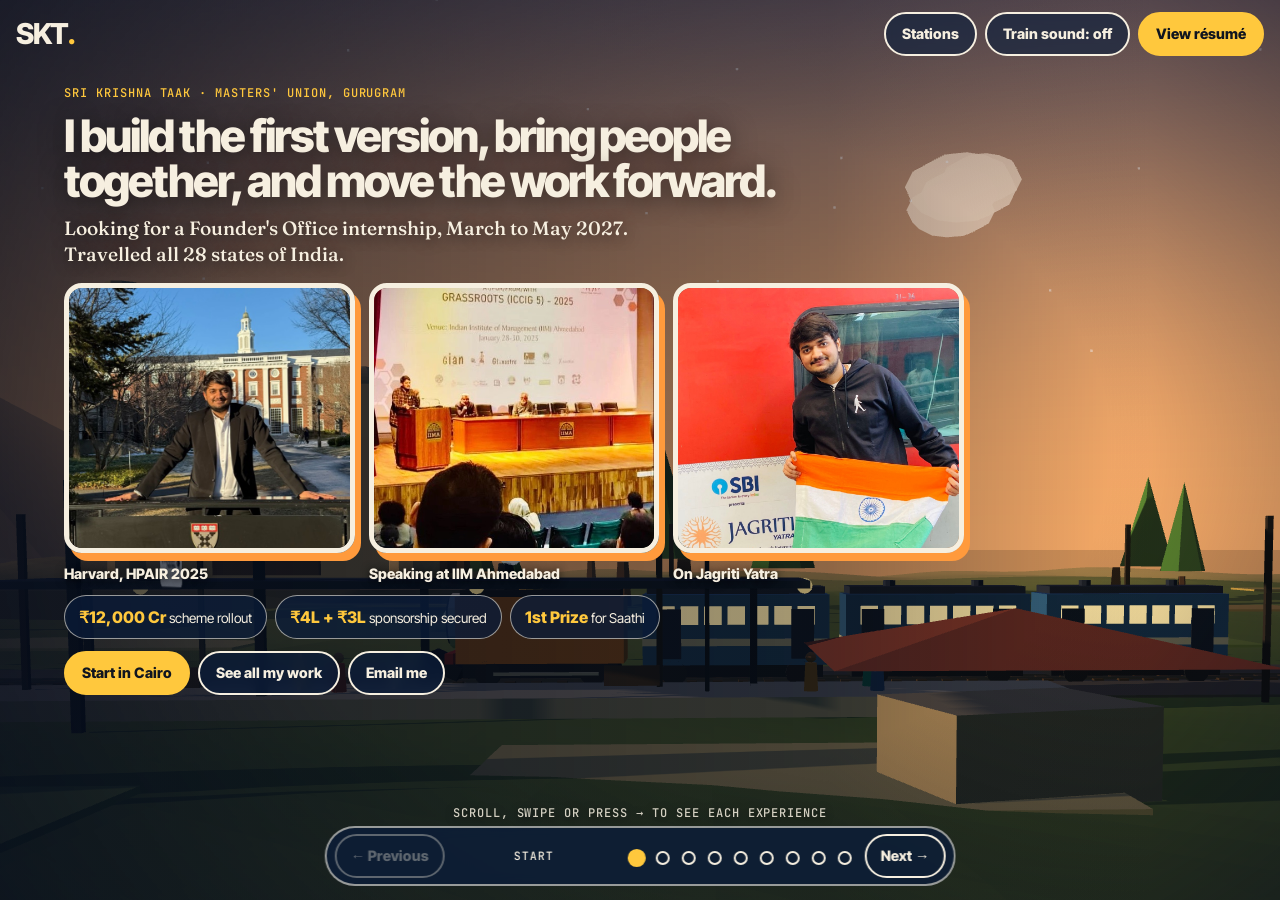
<file: index.html>
<!doctype html>
<html lang="en" class="no-js">
<head>
<meta charset="utf-8">
<meta name="viewport" content="width=device-width,initial-scale=1,viewport-fit=cover">
<title>Sri Krishna Taak | Founder&#x27;s Office internship, March to May 2027</title>
<meta name="description" content="Sri Krishna Taak builds the first version, brings people together and moves the work forward: ResumeFit, CaseUnion 4.0, field work from Cairo to Rajasthan. A train journey through the work.">
<link rel="canonical" href="https://emailsrikrishna9-hub.github.io/sri-krishna-yatra/">
<meta name="theme-color" content="#0b1d3a">
<meta property="og:type" content="website"><meta property="og:site_name" content="Sri Krishna Taak">
<meta property="og:title" content="Sri Krishna Taak | Founder&#x27;s Office internship, March to May 2027"><meta property="og:description" content="Sri Krishna Taak builds the first version, brings people together and moves the work forward: ResumeFit, CaseUnion 4.0, field work from Cairo to Rajasthan. A train journey through the work.">
<meta property="og:url" content="https://emailsrikrishna9-hub.github.io/sri-krishna-yatra/"><meta property="og:image" content="https://emailsrikrishna9-hub.github.io/sri-krishna-yatra/assets/og.png">
<meta property="og:image:width" content="1200"><meta property="og:image:height" content="630"><meta property="og:image:alt" content="Sri Krishna Taak: I build the first version, bring people together, and move the work forward, with a train on a rail line">
<meta name="twitter:card" content="summary_large_image"><meta name="twitter:title" content="Sri Krishna Taak | Founder&#x27;s Office internship, March to May 2027"><meta name="twitter:description" content="Sri Krishna Taak builds the first version, brings people together and moves the work forward: ResumeFit, CaseUnion 4.0, field work from Cairo to Rajasthan. A train journey through the work."><meta name="twitter:image" content="https://emailsrikrishna9-hub.github.io/sri-krishna-yatra/assets/og.png">
<link rel="preload" href="assets/fonts/inter-tight-latin-800-normal.woff2" as="font" type="font/woff2" crossorigin>
<link rel="icon" href="assets/favicon.svg" type="image/svg+xml">
<link rel="stylesheet" href="assets/css/world.css">
<script type="application/ld+json">{"@context": "https://schema.org", "@type": "Person", "name": "Sri Krishna Taak", "url": "https://emailsrikrishna9-hub.github.io/sri-krishna-yatra/", "sameAs": ["https://www.linkedin.com/in/sri-krishna9/", "https://github.com/emailsrikrishna9-hub", "https://www.producthunt.com/@sri_krishna12"], "alumniOf": {"@type": "Organization", "name": "Masters' Union"}}</script>
<script>document.documentElement.className='js'</script>
</head>
<body>
<canvas id="gl" aria-hidden="true"></canvas>
<div class="vig" aria-hidden="true"></div>
<div class="cut" id="cut" aria-hidden="true"></div>
<div class="hud intro" id="hud" hidden>
  <header class="bar">
    <a class="logo" href="#start" data-go="0" aria-label="Sri Krishna Taak, back to the start">SKT<span>.</span></a>
    <nav class="btns" aria-label="Site controls">
      <button type="button" id="bIndex" aria-expanded="false" aria-controls="index">Stations</button>
      <button type="button" id="bSound" aria-pressed="false"><span class="m-hide">Train&nbsp;</span><span id="sndTxt">sound: off</span></button>
      <a class="solid" id="bResume" href="resume.pdf" target="_blank" rel="noopener">View r&eacute;sum&eacute;<span class="sr"> (PDF, opens in a new tab)</span></a>
    </nav>
  </header>
  <nav class="index" id="index" aria-label="Stations" hidden><ol><li><button type="button" data-go="0"><b>00</b><span>Start<small>Now</small></span></button></li><li><button type="button" data-go="1"><b>01</b><span>Icon Creations<small>2023</small></span></button></li><li><button type="button" data-go="2"><b>02</b><span>Government and campus<small>2023 to 2024</small></span></button></li><li><button type="button" data-go="3"><b>03</b><span>Field and research<small>2024</small></span></button></li><li><button type="button" data-go="4"><b>04</b><span>Competing and organising<small>2025 to 2026</small></span></button></li><li><button type="button" data-go="5"><b>05</b><span>ResumeFit<small>2026</small></span></button></li><li><button type="button" data-go="6"><b>06</b><span>Saathi<small>2026</small></span></button></li><li><button type="button" data-go="7"><b>07</b><span>CaseUnion and Careers Club<small>2026</small></span></button></li><li><button type="button" data-go="8"><b>08</b><span>Next stop<small>Mar to May 2027</small></span></button></li></ol></nav>
  <section class="hero" id="hero" aria-label="Introduction"><div class="h-in">
      <p class="mono h-k">Sri Krishna Taak · Masters&#x27; Union, Gurugram</p>
      <h1 class="h-h1">I build the first version, bring people together, and move the work forward.</h1>
      <p class="h-sub">Looking for a Founder&#x27;s Office internship, March to May 2027. Travelled all 28 states of India.</p>
      <ul class="h-pics" aria-label="Moments from the work"><li><button type="button" class="hpic" data-go="4"><img src="assets/img/hbs-harvard-business-school.jpg" alt="Sri Krishna Taak standing behind the Harvard Business School sign" style="object-position:50% 38%"><span>Harvard, HPAIR 2025</span></button></li><li><button type="button" class="hpic" data-go="3"><img src="assets/work/iccg5-podium.jpg" alt="Sri Krishna Taak speaking at the podium of the ICCG 5 conference at IIM Ahmedabad, January 2025" style="object-position:0% 44%"><span>Speaking at IIM Ahmedabad</span></button></li><li><button type="button" class="hpic" data-go="4"><img src="assets/work/jagriti-train.jpg" alt="Sri Krishna Taak holding the Indian flag beside the Jagriti Yatra train" style="object-position:50% 12%"><span>On Jagriti Yatra</span></button></li></ul>
      <ul class="h-nums" aria-label="Highlights"><li><button type="button" class="hnum" data-go="2"><b>₹12,000 Cr</b> scheme rollout</button></li><li><button type="button" class="hnum" data-go="7"><b>₹4L + ₹3L</b> sponsorship secured</button></li><li><button type="button" class="hnum" data-go="6"><b>1st Prize</b> for Saathi</button></li></ul>
      <p class="h-act"><button class="btn big" type="button" data-go="1" id="bExplore">Start in Cairo</button><button class="btn big h-mail" type="button" data-go="8">See all my work</button><a class="btn big h-mail" href="mailto:sri.krishna2028@mastersunion.org">Email me</a></p>
    </div></section>
  <section class="card" id="card" aria-label="Station"></section>
  <nav class="pager" id="pager" aria-label="Journey"><button type="button" id="bPrev" aria-label="Previous station">&#8592;<span> Previous</span></button><p class="pcount mono" id="pcount" aria-hidden="true"></p><button type="button" id="bNext" aria-label="Next station"><span>Next </span>&#8594;</button></nav>
  <div class="hintline mono" id="hintline" aria-hidden="true">Scroll, swipe or press &#8594; to see each experience</div>
  <div class="sheet" id="sheet" role="dialog" aria-modal="true" aria-label="More detail" hidden><div class="sheet-in"><button type="button" class="sheet-x btn" id="sheetX">Close</button><div id="sheetBody"></div></div></div>
</div>
<p class="sr" id="live" role="status" aria-live="polite"></p>
<main id="plain" class="plain" tabindex="-1">
  <header><h1>Sri Krishna Taak</h1>
  <p class="lead">I build the first version, bring people together, and move the work forward.</p><p>Looking for a Founder&#x27;s Office internship, March to May 2027. Travelled all 28 states of India.</p>
  <p><a class="btn big" href="mailto:sri.krishna2028@mastersunion.org">Email me</a> <a class="btn" href="resume.pdf" target="_blank" rel="noopener">View r&eacute;sum&eacute;</a></p></header>
  <article id="p-icon-creations"><h2><span class="mono">01 · Icon Creations · 2023</span><br>Cairo: where the journey starts</h2><section class="pitem"><h3>Icon Creations <span class="mono">Cairo, Jun to Jul 2023</span></h3><div class="logos"><a class="lg" href="https://icon-creations.com/" target="_blank" rel="noopener noreferrer" title="Icon Creations website" aria-label="Icon Creations website (opens in a new tab)"><img src="assets/logos/icon.jpg" alt="" height="30"></a></div><dl class="rac"><div><dt>The win</dt><dd>Recognized as a top-performing intern in a six-week paid placement.</dd></div><div><dt>My move</dt><dd>Created social content, copy, articles, and research for the agency. Quality-tested a client AI chatbot.</dd></div><div><dt>Backdrop</dt><dd>My first international operating role, at Icon Creations in Cairo.</dd></div></dl><div class="cmeta"><figure class="quote"><blockquote>&ldquo;Krishna is a driven, committed, and smart professional with a passion for discovery, and he would be a valuable addition to any team in any industry.&rdquo;</blockquote><figcaption><b>Raymond Ayac</b> Marketing Director at Nado’s Jewellery. Managed Sri directly at Icon Creations. <a href="https://www.linkedin.com/in/sri-krishna9/details/recommendations/" target="_blank" rel="noopener">LinkedIn recommendation<span class="sr"> (opens in a new tab)</span></a></figcaption></figure><p class="src">Source: Icon Creations experience letter and paid-internship certificate (documents held privately)</p></div></section></article><article id="p-campus-government"><h2><span class="mono">02 · Government and campus · 2023 to 2024</span><br>Government and campus, 2023 to 2024</h2><section class="pitem"><h3>Collector&#x27;s Office <span class="mono">Narayanpet, Aug to Sep 2023</span></h3><div class="logos"><a class="lg" href="https://www.telangana.gov.in/" target="_blank" rel="noopener noreferrer" title="Government of Telangana website" aria-label="Government of Telangana website (opens in a new tab)"><img src="assets/logos/telangana.svg" alt="" height="30"></a></div><dl class="rac"><div><dt>The win</dt><dd>Worked on the district rollout of Gruha Lakshmi, a ₹12,000-crore scheme covering about 4 million people.</dd></div><div><dt>My move</dt><dd>Joined 25+ senior government meetings, made 50 field visits and supported 4 grievance sessions with 200+ citizens.</dd></div><div><dt>Backdrop</dt><dd>The figures are the scheme&#x27;s size, not a budget I managed.</dd></div></dl><div class="cmeta"><p class="src">Source: internship certificate from the District Collector (held privately) and résumé</p></div></section><section class="pitem"><h3>AIESEC Ahmedabad <span class="mono">Aug 2023 to Jul 2024</span></h3><div class="logos"><a class="lg" href="https://www.aiesec.in/" target="_blank" rel="noopener noreferrer" title="AIESEC website" aria-label="AIESEC website (opens in a new tab)"><img src="assets/logos/aiesec.jpg" alt="" height="30"></a></div><dl class="rac"><div><dt>The win</dt><dd>Helped secure 10+ exchange approvals and earned Best Team Leader and Best Team recognition.</dd></div><div><dt>My move</dt><dd>Built international relationships and worked on recruitment and onboarding.</dd></div><div><dt>Backdrop</dt><dd>A year in a student-run international organization.</dd></div></dl><div class="cmeta"><p class="src">Source: résumé and AIESEC Ahmedabad experience letter</p></div></section><section class="pitem"><h3>TEDxIIS <span class="mono">Dec 2023</span></h3><div class="logos"><a class="lg tx" href="https://www.ted.com/tedx" target="_blank" rel="noopener noreferrer" title="TEDx website" aria-label="TEDx website (opens in a new tab)">TED<i>x</i></a></div><dl class="rac"><div><dt>The win</dt><dd>Organiser and licensee of the institute&#x27;s first TEDx, 250+ attendees.</dd></div><div><dt>My move</dt><dd>Worked across speakers, sponsorships, and a 30-person organizing team.</dd></div><div><dt>Backdrop</dt><dd>An event built from the ground up at Gujarat University.</dd></div></dl><figure class="thumb"><img src="assets/work/tedx-team.jpg" alt="The TEDxIIS organizing team standing beside the lit TEDxIIS sign" width="132" height="92" decoding="async" loading=lazy><figcaption>The TEDxIIS organizing team</figcaption></figure><div class="cmeta"><p class="src">Source: résumé; team figures are the team&#x27;s</p></div></section><section class="pitem"><h3>Kashmir Festival <span class="mono">Gandhinagar</span></h3><div class="logos"><a class="lg" href="https://www.gujaratuniversity.ac.in/" target="_blank" rel="noopener noreferrer" title="Indian Institute of Sustainability website" aria-label="Indian Institute of Sustainability website (opens in a new tab)"><img src="assets/logos/iis.png" alt="" height="30"></a></div><dl class="rac"><div><dt>The win</dt><dd>Led 30 students at a festival attended by the Union Home Minister.</dd></div><div><dt>My move</dt><dd>Ran the student team for the festival.</dd></div><div><dt>Backdrop</dt><dd>A campus role at the Indian Institute of Sustainability.</dd></div></dl><div class="cmeta"></div></section></article><article id="p-field-research"><h2><span class="mono">03 · Field and research · 2024</span><br>Field and research, 2024</h2><section class="pitem"><h3>Shodh Yatra <span class="mono">Rajasthan, Jun 2024</span></h3><dl class="rac"><div><dt>The win</dt><dd>Core organiser of a 140 km Shodh Yatra through 12 villages in Rajasthan.</dd></div><div><dt>My move</dt><dd>Managed accommodation and the route, supported 20+ meetings, and coordinated with police and district officials.</dd></div><div><dt>Backdrop</dt><dd>Nearly 90% of post-yatra reports came in. I also joined the Nagaland and Bihar yatras, with SRISTI.</dd></div></dl><figure class="thumb"><img src="assets/work/iccg5-podium.jpg" alt="A speaker at the podium on the stage of the Fifth International Conference on Creativity and Innovation at Grassroots (ICCIG 5) at IIM Ahmedabad, January 2025" width="132" height="92" decoding="async" loading=lazy><figcaption>Presenting Shodh Yatra learnings at ICCG 5, IIM Ahmedabad, 28 to 30 Jan 2025</figcaption></figure><div class="cmeta"><figure class="quote"><blockquote>&ldquo;He listens carefully, treats everyone with respect, and makes sure no one feels left out.&rdquo;</blockquote><figcaption><b>Chetan V. Patel</b> Secretary, SRISTI; National Coordinator, Shodh Yatra. From a letter of recommendation.</figcaption></figure><p class="src">Source: SRISTI letter of recommendation, participation certificates and the ICCG 5 photo</p></div></section><section class="pitem"><h3>Akshaya Patra <span class="mono">Ahmedabad, Jun 2024</span></h3><div class="logos"><a class="lg" href="https://www.akshayapatra.org/" target="_blank" rel="noopener noreferrer" title="The Akshaya Patra Foundation website" aria-label="The Akshaya Patra Foundation website (opens in a new tab)"><img src="assets/logos/akshaya.png" alt="" height="30"></a></div><dl class="rac"><div><dt>The win</dt><dd>Verified 700+ assets valued at ₹20+ crore.</dd></div><div><dt>My move</dt><dd>Reviewed the inventory and developed a QR-based tracking approach.</dd></div><div><dt>Backdrop</dt><dd>An asset-verification internship in nonprofit operations.</dd></div></dl><div class="cmeta"><p class="src">Source: résumé (figures); completion certificate, 1 to 30 Jun 2024</p></div></section><section class="pitem"><h3>NITI Aayog <span class="mono">New Delhi, Aug to Oct 2024</span></h3><div class="logos"><a class="lg" href="https://www.niti.gov.in/" target="_blank" rel="noopener noreferrer" title="NITI Aayog website" aria-label="NITI Aayog website (opens in a new tab)"><img src="assets/logos/niti.png" alt="" height="30"></a></div><dl class="rac"><div><dt>The win</dt><dd>Produced a research recommendation on pulse-market volatility.</dd></div><div><dt>My move</dt><dd>Analysed production, import, and price data and compared policy choices.</dd></div><div><dt>Backdrop</dt><dd>A policy research internship focused on agricultural trade.</dd></div></dl><div class="cmeta"><p class="src">Source: résumé. Research output; adoption is not claimed</p></div></section></article><article id="p-competing"><h2><span class="mono">04 · Competing and organising · 2025 to 2026</span><br>Competing and organising, 2025 to 2026</h2><section class="pitem"><h3>HPAIR Impact Challenge <span class="mono">Harvard, Feb 2025</span></h3><div class="logos"><a class="lg" href="https://www.hpair.org/" target="_blank" rel="noopener noreferrer" title="Harvard (HPAIR conference) website" aria-label="Harvard (HPAIR conference) website (opens in a new tab)"><img src="assets/logos/harvard.svg" alt="" height="30"></a></div><dl class="rac"><div><dt>The win</dt><dd>Won Round 1 of the HPAIR Impact Challenge on 9 February 2025.</dd></div><div><dt>My move</dt><dd>Built a finance model for slum schools in Nairobi.</dd></div><div><dt>Backdrop</dt><dd>A conference competition with participants from 40+ countries. The HPAIR letter confirms the first round only.</dd></div></dl><figure class="thumb"><img src="assets/img/hbs-harvard-business-school.jpg" alt="Sri Krishna standing in front of the Harvard Business School sign" width="132" height="92" decoding="async" loading=lazy><figcaption>At Harvard Business School during the HPAIR conference</figcaption></figure><div class="cmeta"><p class="src">Source: résumé and HPAIR letter</p></div></section><section class="pitem"><h3>Prompt2Profit <span class="mono">Three campuses, 2026</span></h3><div class="logos"><a class="lg" href="https://iitgn.ac.in/" target="_blank" rel="noopener noreferrer" title="IIT Gandhinagar website" aria-label="IIT Gandhinagar website (opens in a new tab)"><img src="assets/logos/iitgn.png" alt="" height="30"></a><a class="lg" href="https://www.nitw.ac.in/" target="_blank" rel="noopener noreferrer" title="NIT Warangal website" aria-label="NIT Warangal website (opens in a new tab)"><img src="assets/logos/nitw.png" alt="" height="30"></a><a class="lg" href="https://www.svnit.ac.in/" target="_blank" rel="noopener noreferrer" title="SVNIT Surat website" aria-label="SVNIT Surat website (opens in a new tab)"><img src="assets/logos/svnit.png" alt="" height="30"></a></div><dl class="rac"><div><dt>The win</dt><dd>Co-hosted three hackathons at IIT Gandhinagar, NIT Warangal and SVNIT Surat.</dd></div><div><dt>My move</dt><dd>Hosted them representing Masters&#x27; Union.</dd></div><div><dt>Backdrop</dt><dd>Event totals from my résumé: 412 registrants, 236 teams and 86 organisations. Not a personal result.</dd></div></dl><div class="cmeta"><p class="src">Source: résumé and my LinkedIn posts</p></div></section><section class="pitem"><h3>Soft Launch <span class="mono">Venture</span></h3><dl class="rac"><div><dt>The win</dt><dd>Generated ₹1 lakh+ in team revenue.</dd></div><div><dt>My move</dt><dd>Co-built a six-person commerce operation using Shopify, Razorpay, and Shiprocket.</dd></div><div><dt>Backdrop</dt><dd>A hands-on entrepreneurial experiment. The revenue is the team&#x27;s, not mine.</dd></div></dl><div class="cmeta"><p class="src">Source: résumé</p></div></section><section class="pitem"><h3>Bharat Builders Prize <span class="mono">Growth team</span></h3><div class="logos"><a class="lg" href="https://mastersunion.org/" target="_blank" rel="noopener noreferrer" title="Masters&#x27; Union website" aria-label="Masters&#x27; Union website (opens in a new tab)"><img src="assets/logos/mu.png" alt="" height="30"></a></div><dl class="rac"><div><dt>The win</dt><dd>Served on the growth team for a national AI competition.</dd></div><div><dt>My move</dt><dd>Designed strategies for organising hackathons.</dd></div><div><dt>Backdrop</dt><dd>A role in the Masters&#x27; Union Director&#x27;s Office. The ₹10 lakh was the winner&#x27;s prize, not mine.</dd></div></dl><div class="cmeta"><p class="src">Source: résumé</p></div></section><section class="pitem"><h3>Jagriti Yatra <span class="mono">2023 to 2026</span></h3><div class="logos"><a class="lg" href="https://www.jagritiyatra.com/" target="_blank" rel="noopener noreferrer" title="Jagriti Yatra website" aria-label="Jagriti Yatra website (opens in a new tab)"><img src="assets/logos/jagriti.webp" alt="" height="30"></a></div><dl class="rac"><div><dt>The win</dt><dd>Yatri in 2023, ambassador in 2024 and 2025, selection committee in 2026.</dd></div><div><dt>My move</dt><dd>In 2026, hosted a podcast and moderated a fireside chat with Shashank Mani, MP and founder of Jagriti Yatra.</dd></div><div><dt>Backdrop</dt><dd>Four years with the same entrepreneurship journey, from participant to helping select.</dd></div></dl><figure class="thumb"><img src="assets/work/jagriti-train.jpg" alt="Sri Krishna Taak holding the Indian flag beside the Jagriti Yatra train" width="132" height="92" decoding="async" loading=lazy><figcaption>Beside the Jagriti Yatra train</figcaption></figure><div class="cmeta"><p class="src">Source: my own account and résumé</p></div></section><section class="pitem"><h3>Awards and reach <span class="mono">2026</span></h3><div class="logos"><a class="lg" href="https://www.iift.ac.in/" target="_blank" rel="noopener noreferrer" title="IIFT Delhi website" aria-label="IIFT Delhi website (opens in a new tab)"><img src="assets/logos/iift.png" alt="" height="30"></a></div><dl class="rac"><div><dt>The win</dt><dd>3rd place, The Policy Gazette 2026, IIFT Delhi.</dd></div><div><dt>My move</dt><dd>2nd runner-up of 90 teams, goSTOPS One Day Challenge.</dd></div><div><dt>Backdrop</dt><dd>11,058 LinkedIn followers on 25 November 2026.</dd></div></dl><div class="cmeta"><p class="src">Source: résumé and my LinkedIn profile</p></div></section></article><article id="p-resumefit"><h2><span class="mono">05 · ResumeFit · 2026</span><br>ResumeFit: a résumé tool that cannot invent</h2><section class="pitem"><h3>ResumeFit <span class="mono">Built and launched, Nov 2026</span></h3><dl class="rac"><div><dt>The win</dt><dd>Built and launched an AI-assisted résumé-tailoring web app.</dd></div><div><dt>My move</dt><dd>Developed document parsing, job matching, five templates, an application tracker, and a guardrail against invented experience.</dd></div><div><dt>Backdrop</dt><dd>A personal product build to make role-specific applications easier. I have since left the project.</dd></div></dl><figure class="thumb"><img src="assets/work/rf-live-landing.jpg" alt="The ResumeFit home page with the headline &#x27;A tailored resume for every job. Every line true.&#x27;" width="132" height="92" decoding="async" loading=lazy><figcaption>ResumeFit home page, captured 24 Nov 2026</figcaption></figure><div class="cmeta"><ul class="proof"><li><a class="chip" href="https://resumefit-xrme.onrender.com/" target="_blank" rel="noopener noreferrer">Live product (first load may take up to a minute)<span class="sr"> (opens in a new tab)</span></a></li><li><a class="chip" href="https://www.producthunt.com/products/resumefit-3" target="_blank" rel="noopener noreferrer">Product Hunt listing<span class="sr"> (opens in a new tab)</span></a></li></ul></div></section><details class="pcase" open><summary>Detail: ResumeFit: a résumé tool that cannot invent</summary><article class="case" id="plain-case-resumefit"><header><p class="mono">Detail</p><h2 class="cs-title" tabindex="-1">ResumeFit: a résumé tool that cannot invent</h2><dl class="meta"><div><dt>Role</dt><dd>Builder</dd></div><div><dt>Built with</dt><dd>Claude (AI-assisted development)</dd></div><div><dt>Status</dt><dd>I have since left the project. The site is still online.</dd></div></dl></header><p class="lead">ResumeFit rebuilds a résumé around one job posting using only what the user has done, and reports the requirements they cannot honestly claim. I built it with Claude and launched it in November 2026. I have since left the project.</p><h3>What I built</h3><p>Sign-up with email confirmation, PDF and Word résumé import into a structured profile, a tailoring pipeline, a match report, five résumé templates, chat refinement, an application tracker, and a free keyword checker that needs no account.</p><h3>The guardrail, enforced three times</h3><ul class="rule"><li>The prompt lets the model cite only fact ids it was given, and every number must appear in a cited fact.</li><li>A validator drops bullets without valid citations, restores your own wording when a number was invented, removes skills that are not in your profile, and turns unsupported matches into gaps.</li><li>The database re-checks every citation before a version is saved.</li></ul><p class="note">From the project README. The repository is private, so this is documented, not publicly inspectable.</p><figure class=""><img src="assets/work/rf-rejected-claim.jpg" alt="Two cards: &#x27;What you wrote: Managed a budget of $4.5K&#x27; and an AI rewrite with $4.5M struck out and stamped Rejected, number changed" loading="lazy" decoding="async"><figcaption>Product Hunt launch graphic with sample text. It illustrates the rule; it is not a real user&#x27;s résumé.</figcaption></figure><figure class=""><img src="assets/work/rf-app-doc.jpg" alt="The ResumeFit app showing a tailored one-page résumé for a fictional finance analyst" loading="lazy" decoding="async"><figcaption>The app&#x27;s résumé view with a fictional profile and test data.</figcaption></figure><h3>A product decision</h3><ol class="timeline"><li><b>7 Nov 2026</b><span>First commit. A $4, 30-day pass was part of the design.</span></li><li><b>About 12 Nov</b><span>Product Hunt launch with one free preview, then $4 for 30 days.</span></li><li><b>14 Nov</b><span>I paused payments and made the product free during the beta.</span></li></ol><p>I made it free because the paid pass was not converting. The dates come from the commit history. The Product Hunt listing shows that it shipped; I have no paying users or traction numbers to report.</p><ul class="proof"><li><a class="chip" href="https://resumefit-xrme.onrender.com/" target="_blank" rel="noopener noreferrer">Open ResumeFit (first load may take up to a minute)<span class="sr"> (opens in a new tab)</span></a></li><li><a class="chip" href="https://www.producthunt.com/products/resumefit-3" target="_blank" rel="noopener noreferrer">Product Hunt listing<span class="sr"> (opens in a new tab)</span></a></li></ul></article></details></article><article id="p-saathi"><h2><span class="mono">06 · Saathi · 2026</span><br>Saathi: First Prize at Tetr LaunchLab</h2><section class="pitem"><h3>Saathi <span class="mono">Prototype, 2026</span></h3><dl class="rac"><div><dt>The win</dt><dd>Won First Prize at Tetr LaunchLab, a 3-day startup sprint, with a working Saathi prototype and a US$300 cash prize.</dd></div><div><dt>My move</dt><dd>Prototyped a way for families to organize healthcare documents and care information.</dd></div><div><dt>Backdrop</dt><dd>A personal healthcare coordination experiment, judged on distribution, marketing strategy and execution. I have since left the project.</dd></div></dl><figure class="thumb"><img src="assets/work/tetr-certificate.jpg" alt="Tetr LaunchLab Certificate of Achievement awarding Sri Krishna First Prize in a 3-day startup sprint, with a 300 US dollar cash prize, issued 8 May 2026" width="132" height="92" decoding="async" loading=lazy><figcaption>Tetr LaunchLab certificate, 8 May 2026</figcaption></figure><div class="cmeta"><p class="src">Source: Tetr LaunchLab certificate, issued 8 May 2026</p></div></section></article><article id="p-caseunion"><h2><span class="mono">07 · CaseUnion and Careers Club · 2026</span><br>CaseUnion and the career clubs</h2><section class="pitem"><h3>CaseUnion 4.0 <span class="mono">Nov 2026, finale 12 Dec</span></h3><div class="logos"><a class="lg" href="https://mastersunion.org/" target="_blank" rel="noopener noreferrer" title="Masters&#x27; Union website" aria-label="Masters&#x27; Union website (opens in a new tab)"><img src="assets/logos/mu.png" alt="" height="30"></a></div><dl class="rac"><div><dt>The win</dt><dd>Individually secured ₹4 lakh in sponsorship and ₹3 lakh in kind for CaseUnion 4.0.</dd></div><div><dt>My move</dt><dd>Built AI agents on Muse that automated custom outreach, and used the same method to drive registrations from all 22 IIMs, 15 IITs, 18 NITs and 600+ other colleges.</dd></div><div><dt>Backdrop</dt><dd>3,800+ registrations by 23 November 2026, and Masters&#x27; Union&#x27;s first collaboration with Harvard (as content partner). As VP Careers, I also coordinated clubs and campus teams.</dd></div></dl><figure class="thumb"><img src="assets/work/cu-event-cover.jpg" alt="CaseUnion 4.0 event banner: National Business Case Competition, finale 12 December 2026, prize pool 5 lakh rupees, with partner logos and their roles" width="132" height="92" decoding="async" loading=lazy><figcaption>Event creative with the finale date and partner roles</figcaption></figure><div class="cmeta"><ul class="proof"><li><a class="chip" href="https://unstop.com/college-fests/caseunion-40-masters-union-school-of-business-519098" target="_blank" rel="noopener noreferrer">Event page on Unstop<span class="sr"> (opens in a new tab)</span></a></li></ul></div></section><details class="pcase" open><summary>Detail: CaseUnion 4.0: a national case competition</summary><article class="case" id="plain-case-caseunion"><header><p class="mono">Detail</p><h2 class="cs-title" tabindex="-1">CaseUnion 4.0: a national case competition</h2><dl class="meta"><div><dt>Role</dt><dd>VP Careers</dd></div><div><dt>Where</dt><dd>Masters&#x27; Union, Gurugram</dd></div><div><dt>Dates</dt><dd>Festival 15 Nov to 14 Dec 2026; finale 12 Dec</dd></div></dl></header><p class="lead">I built AI outreach agents and used them to win sponsors and drive registrations. CaseUnion 4.0 had 3,800+ registrations by 23 November 2026, a dated snapshot, not a final outcome.</p><figure class=""><img src="assets/work/cu-entries-strip.jpg" alt="Crop of the CaseUnion 24 Hours Left creative: 3,800+ entries from IIMs, IITs and NITs, with Aerostar Helmets as co-powering sponsor, Harvard Business Impact as content partner, and Thinking Spree, Jagriti Yatra and Ditto by Finshots as case partners" loading="lazy" decoding="async"><figcaption>Crop of the 23 Nov 2026 event creative. The partner labels are the creative&#x27;s own.</figcaption></figure><h3>What I did</h3><p>The problem: the competition needed sponsors and entries from campuses across India, and writing to each person by hand was too slow.</p><p>What I did, individually: I built AI agents on Muse that automated custom outreach, with each message written for the person receiving it.</p><p>Sponsors: I secured ₹4 lakh in sponsorship and ₹3 lakh in kind.</p><p>Campuses: I used the same method to drive registrations. Entries came from all 22 IIMs, 15 IITs, 18 NITs and 600+ other colleges.</p><p>As VP Careers, I also coordinated student clubs and campus teams. The creative lists me as the registration contact, as CaseUnion Head and VP Careers.</p><h3>What the figures are</h3><ul class="rule"><li>3,800+ is the entry count on the event creative of 23 Nov 2026. The Unstop event page showed 4,745 registrations when I read it on 25 Nov 2026, after registrations closed on 23 Nov. Both are snapshots; the finale is on 12 Dec.</li><li>₹4 lakh in sponsorship and ₹3 lakh in kind are the amounts I secured across partners, as I state them. They are separate from the ₹5 lakh, which is the festival&#x27;s prize pool and not mine.</li><li>Harvard Business Impact is labelled as content partner on the creative. It is not a title partnership. I describe it as the school&#x27;s first collaboration with Harvard; other partner roles are as the creative labels them.</li></ul><h3>Speaking</h3><p>I was invited to speak about case competitions and careers at Ramaiah University&#x27;s Arthabodha Economics Club (online, 30 Sep 2026) and at Fetch-a-thon 3.0 at Masters&#x27; Union (11 Oct 2026, as VP Careers).</p><figure class=""><img src="assets/work/fetchathon-speaker.jpg" alt="Fetch-a-thon 3.0 speaker poster: Sri Krishna, VP Careers, Masters&#x27; Union, 11 October 2026, 10 AM to 2 PM, Masters&#x27; Union Gurugram" loading="lazy" decoding="async"><figcaption>Fetch-a-thon 3.0 speaker poster, 11 Oct 2026</figcaption></figure><h3>Separate from CaseUnion</h3><p>As elected Vice President, Careers, my term covered 40 events in 5 months across 13 clubs on a ₹25 lakh budget, including three full-day hackathons (two on AI) and 400,000+ impressions. These are club figures from my résumé, not part of the CaseUnion count and not a personal result.</p><ul class="proof"><li><a class="chip" href="https://unstop.com/college-fests/caseunion-40-masters-union-school-of-business-519098" target="_blank" rel="noopener noreferrer">Event page on Unstop<span class="sr"> (opens in a new tab)</span></a></li></ul></article></details><section class="pitem"><h3>Careers Club <span class="mono">Elected VP, 2026</span></h3><div class="logos"><a class="lg" href="https://mastersunion.org/" target="_blank" rel="noopener noreferrer" title="Masters&#x27; Union website" aria-label="Masters&#x27; Union website (opens in a new tab)"><img src="assets/logos/mu.png" alt="" height="30"></a></div><dl class="rac"><div><dt>The win</dt><dd>13 Masters&#x27; Union career clubs report to me, and I manage them.</dd></div><div><dt>My move</dt><dd>As elected VP, Careers, I lead the Consulting, Marketing, CommerceX, Product Management, AI, FinTech and other career clubs.</dd></div><div><dt>Backdrop</dt><dd>40 events in 5 months on a ₹25 lakh budget, including three full-day hackathons.</dd></div></dl><div class="cmeta"><p class="src">Source: résumé</p></div></section><section class="pitem"><h3>8X hackathon <span class="mono">30 Aug 2026</span></h3><div class="logos"><a class="lg" href="https://mastersunion.org/" target="_blank" rel="noopener noreferrer" title="Masters&#x27; Union website" aria-label="Masters&#x27; Union website (opens in a new tab)"><img src="assets/logos/mu.png" alt="" height="30"></a></div><dl class="rac"><div><dt>The win</dt><dd>Organised a one-day mobile app hackathon with 8X, a London-based company.</dd></div><div><dt>My move</dt><dd>Coordinated 8X, Student Affairs, students, volunteers, mentors and judges as the point of contact.</dd></div><div><dt>Backdrop</dt><dd>At Masters&#x27; Union. Students went from idea to prototype and pitch in a day.</dd></div></dl><div class="cmeta"><p class="src">Source: my own account</p></div></section></article><article id="p-contact"><h2><span class="mono">08 · Next stop · Mar to May 2027</span><br>Bring me an unclear problem</h2><section class="pitem"><h3>Founder&#x27;s Office internship <span class="mono">March to May 2027</span></h3><dl class="rac"><div><dt>The win</dt><dd>I am looking for a Founder&#x27;s Office internship, March to May 2027.</dd></div><div><dt>My move</dt><dd>I would like to own one unclear problem and move it forward with your team.</dd></div><div><dt>Backdrop</dt><dd>If you are hiring, or have a problem like that, send me the problem and a time that suits you.</dd></div></dl><div class="cmeta"></div></section><p>Travelled all 28 states of India.</p><ul class="proof"><li><a class="chip big" href="mailto:sri.krishna2028@mastersunion.org">sri.krishna2028@mastersunion.org</a></li><li><a class="chip" href="https://www.linkedin.com/in/sri-krishna9/" target="_blank" rel="noopener noreferrer">LinkedIn<span class="sr"> (opens in a new tab)</span></a></li><li><a class="chip" href="https://github.com/emailsrikrishna9-hub" target="_blank" rel="noopener noreferrer">GitHub<span class="sr"> (opens in a new tab)</span></a></li><li><a class="chip" href="https://www.producthunt.com/@sri_krishna12" target="_blank" rel="noopener noreferrer">Product Hunt<span class="sr"> (opens in a new tab)</span></a></li></ul></article>
  <footer><p>An independent portfolio by Sri Krishna Taak. Figures come from my r&eacute;sum&eacute; unless a source is linked or named beside the claim.</p></footer>
</main>
<template id="t-icon-creations"><header class="chead"><p class="kicker mono">01 · Icon Creations · 2023</p><span class="stamp" aria-hidden="true"><b>IC</b><i>2023</i></span></header><h2 class="ctitle" tabindex="-1">Cairo: where the journey starts</h2><div class="item open"><p class="iwhen mono">Cairo, Jun to Jul 2023</p><div class="logos"><a class="lg" href="https://icon-creations.com/" target="_blank" rel="noopener noreferrer" title="Icon Creations website" aria-label="Icon Creations website (opens in a new tab)"><img src="assets/logos/icon.jpg" alt="" height="30"></a></div><dl class="rac"><div><dt>The win</dt><dd>Recognized as a top-performing intern in a six-week paid placement.</dd></div><div><dt>My move</dt><dd>Created social content, copy, articles, and research for the agency. Quality-tested a client AI chatbot.</dd></div><div><dt>Backdrop</dt><dd>My first international operating role, at Icon Creations in Cairo.</dd></div></dl><div class="cmeta"><figure class="quote"><blockquote>&ldquo;Krishna is a driven, committed, and smart professional with a passion for discovery, and he would be a valuable addition to any team in any industry.&rdquo;</blockquote><figcaption><b>Raymond Ayac</b> Marketing Director at Nado’s Jewellery. Managed Sri directly at Icon Creations. <a href="https://www.linkedin.com/in/sri-krishna9/details/recommendations/" target="_blank" rel="noopener">LinkedIn recommendation<span class="sr"> (opens in a new tab)</span></a></figcaption></figure><p class="src">Source: Icon Creations experience letter and paid-internship certificate (documents held privately)</p><p class="cact"><button type="button" class="btn big" data-case="letter-icon">See the certificate</button></p></div></div></template><template id="t-campus-government"><header class="chead"><p class="kicker mono">02 · Government and campus · 2023 to 2024</p><span class="stamp" aria-hidden="true"><b>GC</b><i>2023</i></span></header><h2 class="ctitle" tabindex="-1">Government and campus, 2023 to 2024</h2><div class="items"><div class="item open haslg"><span class="hlg"><a class="lg" href="https://www.telangana.gov.in/" target="_blank" rel="noopener noreferrer" title="Government of Telangana website" aria-label="Government of Telangana website (opens in a new tab)"><img src="assets/logos/telangana.svg" alt="" height="30"></a></span><button type="button" class="ih" aria-expanded="true"><span class="in">Collector&#x27;s Office</span><span class="iw mono">Narayanpet, Aug to Sep 2023</span></button><div class="ib"><dl class="rac"><div><dt>The win</dt><dd>Worked on the district rollout of Gruha Lakshmi, a ₹12,000-crore scheme covering about 4 million people.</dd></div><div><dt>My move</dt><dd>Joined 25+ senior government meetings, made 50 field visits and supported 4 grievance sessions with 200+ citizens.</dd></div><div><dt>Backdrop</dt><dd>The figures are the scheme&#x27;s size, not a budget I managed.</dd></div></dl><div class="cmeta"><p class="src">Source: internship certificate from the District Collector (held privately) and résumé</p><p class="cact"><button type="button" class="btn big" data-case="letter-collector">See the certificate</button></p></div></div></div><div class="item haslg"><span class="hlg"><a class="lg" href="https://www.aiesec.in/" target="_blank" rel="noopener noreferrer" title="AIESEC website" aria-label="AIESEC website (opens in a new tab)"><img src="assets/logos/aiesec.jpg" alt="" height="30"></a></span><button type="button" class="ih" aria-expanded="false"><span class="in">AIESEC Ahmedabad</span><span class="iw mono">Aug 2023 to Jul 2024</span></button><div class="ib"><dl class="rac"><div><dt>The win</dt><dd>Helped secure 10+ exchange approvals and earned Best Team Leader and Best Team recognition.</dd></div><div><dt>My move</dt><dd>Built international relationships and worked on recruitment and onboarding.</dd></div><div><dt>Backdrop</dt><dd>A year in a student-run international organization.</dd></div></dl><div class="cmeta"><p class="src">Source: résumé and AIESEC Ahmedabad experience letter</p><p class="cact"><button type="button" class="btn big" data-case="letter-aiesec">See the letter</button></p></div></div></div><div class="item haslg"><span class="hlg"><a class="lg tx" href="https://www.ted.com/tedx" target="_blank" rel="noopener noreferrer" title="TEDx website" aria-label="TEDx website (opens in a new tab)">TED<i>x</i></a></span><button type="button" class="ih" aria-expanded="false"><span class="in">TEDxIIS</span><span class="iw mono">Dec 2023</span></button><div class="ib"><dl class="rac"><div><dt>The win</dt><dd>Organiser and licensee of the institute&#x27;s first TEDx, 250+ attendees.</dd></div><div><dt>My move</dt><dd>Worked across speakers, sponsorships, and a 30-person organizing team.</dd></div><div><dt>Backdrop</dt><dd>An event built from the ground up at Gujarat University.</dd></div></dl><figure class="thumb"><img src="assets/work/tedx-team.jpg" alt="The TEDxIIS organizing team standing beside the lit TEDxIIS sign" width="132" height="92" decoding="async"><figcaption>The TEDxIIS organizing team</figcaption></figure><div class="cmeta"><p class="src">Source: résumé; team figures are the team&#x27;s</p></div></div></div><div class="item haslg"><span class="hlg"><a class="lg" href="https://www.gujaratuniversity.ac.in/" target="_blank" rel="noopener noreferrer" title="Indian Institute of Sustainability website" aria-label="Indian Institute of Sustainability website (opens in a new tab)"><img src="assets/logos/iis.png" alt="" height="30"></a></span><button type="button" class="ih" aria-expanded="false"><span class="in">Kashmir Festival</span><span class="iw mono">Gandhinagar</span></button><div class="ib"><dl class="rac"><div><dt>The win</dt><dd>Led 30 students at a festival attended by the Union Home Minister.</dd></div><div><dt>My move</dt><dd>Ran the student team for the festival.</dd></div><div><dt>Backdrop</dt><dd>A campus role at the Indian Institute of Sustainability.</dd></div></dl><div class="cmeta"></div></div></div></div></template><template id="t-field-research"><header class="chead"><p class="kicker mono">03 · Field and research · 2024</p><span class="stamp" aria-hidden="true"><b>FR</b><i>2024</i></span></header><h2 class="ctitle" tabindex="-1">Field and research, 2024</h2><div class="items"><div class="item open"><button type="button" class="ih" aria-expanded="true"><span class="in">Shodh Yatra</span><span class="iw mono">Rajasthan, Jun 2024</span></button><div class="ib"><dl class="rac"><div><dt>The win</dt><dd>Core organiser of a 140 km Shodh Yatra through 12 villages in Rajasthan.</dd></div><div><dt>My move</dt><dd>Managed accommodation and the route, supported 20+ meetings, and coordinated with police and district officials.</dd></div><div><dt>Backdrop</dt><dd>Nearly 90% of post-yatra reports came in. I also joined the Nagaland and Bihar yatras, with SRISTI.</dd></div></dl><figure class="thumb"><img src="assets/work/iccg5-podium.jpg" alt="A speaker at the podium on the stage of the Fifth International Conference on Creativity and Innovation at Grassroots (ICCIG 5) at IIM Ahmedabad, January 2025" width="132" height="92" decoding="async"><figcaption>Presenting Shodh Yatra learnings at ICCG 5, IIM Ahmedabad, 28 to 30 Jan 2025</figcaption></figure><div class="cmeta"><figure class="quote"><blockquote>&ldquo;He listens carefully, treats everyone with respect, and makes sure no one feels left out.&rdquo;</blockquote><figcaption><b>Chetan V. Patel</b> Secretary, SRISTI; National Coordinator, Shodh Yatra. From a letter of recommendation.</figcaption></figure><p class="src">Source: SRISTI letter of recommendation, participation certificates and the ICCG 5 photo</p><p class="cact"><button type="button" class="btn big" data-case="letter-sristi">See the letter</button></p></div></div></div><div class="item haslg"><span class="hlg"><a class="lg" href="https://www.akshayapatra.org/" target="_blank" rel="noopener noreferrer" title="The Akshaya Patra Foundation website" aria-label="The Akshaya Patra Foundation website (opens in a new tab)"><img src="assets/logos/akshaya.png" alt="" height="30"></a></span><button type="button" class="ih" aria-expanded="false"><span class="in">Akshaya Patra</span><span class="iw mono">Ahmedabad, Jun 2024</span></button><div class="ib"><dl class="rac"><div><dt>The win</dt><dd>Verified 700+ assets valued at ₹20+ crore.</dd></div><div><dt>My move</dt><dd>Reviewed the inventory and developed a QR-based tracking approach.</dd></div><div><dt>Backdrop</dt><dd>An asset-verification internship in nonprofit operations.</dd></div></dl><div class="cmeta"><p class="src">Source: résumé (figures); completion certificate, 1 to 30 Jun 2024</p><p class="cact"><button type="button" class="btn big" data-case="letter-akshaya">See the certificate</button></p></div></div></div><div class="item haslg"><span class="hlg"><a class="lg" href="https://www.niti.gov.in/" target="_blank" rel="noopener noreferrer" title="NITI Aayog website" aria-label="NITI Aayog website (opens in a new tab)"><img src="assets/logos/niti.png" alt="" height="30"></a></span><button type="button" class="ih" aria-expanded="false"><span class="in">NITI Aayog</span><span class="iw mono">New Delhi, Aug to Oct 2024</span></button><div class="ib"><dl class="rac"><div><dt>The win</dt><dd>Produced a research recommendation on pulse-market volatility.</dd></div><div><dt>My move</dt><dd>Analysed production, import, and price data and compared policy choices.</dd></div><div><dt>Backdrop</dt><dd>A policy research internship focused on agricultural trade.</dd></div></dl><div class="cmeta"><p class="src">Source: résumé. Research output; adoption is not claimed</p><p class="cact"><button type="button" class="btn big" data-case="letter-niti">See the letter</button></p></div></div></div></div></template><template id="t-competing"><header class="chead"><p class="kicker mono">04 · Competing and organising · 2025 to 2026</p><span class="stamp" aria-hidden="true"><b>CO</b><i>2025</i></span></header><h2 class="ctitle" tabindex="-1">Competing and organising, 2025 to 2026</h2><div class="items"><div class="item open haslg"><span class="hlg"><a class="lg" href="https://www.hpair.org/" target="_blank" rel="noopener noreferrer" title="Harvard (HPAIR conference) website" aria-label="Harvard (HPAIR conference) website (opens in a new tab)"><img src="assets/logos/harvard.svg" alt="" height="30"></a></span><button type="button" class="ih" aria-expanded="true"><span class="in">HPAIR Impact Challenge</span><span class="iw mono">Harvard, Feb 2025</span></button><div class="ib"><dl class="rac"><div><dt>The win</dt><dd>Won Round 1 of the HPAIR Impact Challenge on 9 February 2025.</dd></div><div><dt>My move</dt><dd>Built a finance model for slum schools in Nairobi.</dd></div><div><dt>Backdrop</dt><dd>A conference competition with participants from 40+ countries. The HPAIR letter confirms the first round only.</dd></div></dl><figure class="thumb"><img src="assets/img/hbs-harvard-business-school.jpg" alt="Sri Krishna standing in front of the Harvard Business School sign" width="132" height="92" decoding="async"><figcaption>At Harvard Business School during the HPAIR conference</figcaption></figure><div class="cmeta"><p class="src">Source: résumé and HPAIR letter</p><p class="cact"><button type="button" class="btn big" data-case="letter-hpair">See the acceptance letter</button></p></div></div></div><div class="item haslg"><span class="hlg"><a class="lg" href="https://iitgn.ac.in/" target="_blank" rel="noopener noreferrer" title="IIT Gandhinagar website" aria-label="IIT Gandhinagar website (opens in a new tab)"><img src="assets/logos/iitgn.png" alt="" height="30"></a><a class="lg" href="https://www.nitw.ac.in/" target="_blank" rel="noopener noreferrer" title="NIT Warangal website" aria-label="NIT Warangal website (opens in a new tab)"><img src="assets/logos/nitw.png" alt="" height="30"></a><a class="lg" href="https://www.svnit.ac.in/" target="_blank" rel="noopener noreferrer" title="SVNIT Surat website" aria-label="SVNIT Surat website (opens in a new tab)"><img src="assets/logos/svnit.png" alt="" height="30"></a></span><button type="button" class="ih" aria-expanded="false"><span class="in">Prompt2Profit</span><span class="iw mono">Three campuses, 2026</span></button><div class="ib"><dl class="rac"><div><dt>The win</dt><dd>Co-hosted three hackathons at IIT Gandhinagar, NIT Warangal and SVNIT Surat.</dd></div><div><dt>My move</dt><dd>Hosted them representing Masters&#x27; Union.</dd></div><div><dt>Backdrop</dt><dd>Event totals from my résumé: 412 registrants, 236 teams and 86 organisations. Not a personal result.</dd></div></dl><div class="cmeta"><p class="src">Source: résumé and my LinkedIn posts</p></div></div></div><div class="item"><button type="button" class="ih" aria-expanded="false"><span class="in">Soft Launch</span><span class="iw mono">Venture</span></button><div class="ib"><dl class="rac"><div><dt>The win</dt><dd>Generated ₹1 lakh+ in team revenue.</dd></div><div><dt>My move</dt><dd>Co-built a six-person commerce operation using Shopify, Razorpay, and Shiprocket.</dd></div><div><dt>Backdrop</dt><dd>A hands-on entrepreneurial experiment. The revenue is the team&#x27;s, not mine.</dd></div></dl><div class="cmeta"><p class="src">Source: résumé</p></div></div></div><div class="item haslg"><span class="hlg"><a class="lg" href="https://mastersunion.org/" target="_blank" rel="noopener noreferrer" title="Masters&#x27; Union website" aria-label="Masters&#x27; Union website (opens in a new tab)"><img src="assets/logos/mu.png" alt="" height="30"></a></span><button type="button" class="ih" aria-expanded="false"><span class="in">Bharat Builders Prize</span><span class="iw mono">Growth team</span></button><div class="ib"><dl class="rac"><div><dt>The win</dt><dd>Served on the growth team for a national AI competition.</dd></div><div><dt>My move</dt><dd>Designed strategies for organising hackathons.</dd></div><div><dt>Backdrop</dt><dd>A role in the Masters&#x27; Union Director&#x27;s Office. The ₹10 lakh was the winner&#x27;s prize, not mine.</dd></div></dl><div class="cmeta"><p class="src">Source: résumé</p></div></div></div><div class="item haslg"><span class="hlg"><a class="lg" href="https://www.jagritiyatra.com/" target="_blank" rel="noopener noreferrer" title="Jagriti Yatra website" aria-label="Jagriti Yatra website (opens in a new tab)"><img src="assets/logos/jagriti.webp" alt="" height="30"></a></span><button type="button" class="ih" aria-expanded="false"><span class="in">Jagriti Yatra</span><span class="iw mono">2023 to 2026</span></button><div class="ib"><dl class="rac"><div><dt>The win</dt><dd>Yatri in 2023, ambassador in 2024 and 2025, selection committee in 2026.</dd></div><div><dt>My move</dt><dd>In 2026, hosted a podcast and moderated a fireside chat with Shashank Mani, MP and founder of Jagriti Yatra.</dd></div><div><dt>Backdrop</dt><dd>Four years with the same entrepreneurship journey, from participant to helping select.</dd></div></dl><figure class="thumb"><img src="assets/work/jagriti-train.jpg" alt="Sri Krishna Taak holding the Indian flag beside the Jagriti Yatra train" width="132" height="92" decoding="async"><figcaption>Beside the Jagriti Yatra train</figcaption></figure><div class="cmeta"><p class="src">Source: my own account and résumé</p></div></div></div><div class="item haslg"><span class="hlg"><a class="lg" href="https://www.iift.ac.in/" target="_blank" rel="noopener noreferrer" title="IIFT Delhi website" aria-label="IIFT Delhi website (opens in a new tab)"><img src="assets/logos/iift.png" alt="" height="30"></a></span><button type="button" class="ih" aria-expanded="false"><span class="in">Awards and reach</span><span class="iw mono">2026</span></button><div class="ib"><dl class="rac"><div><dt>The win</dt><dd>3rd place, The Policy Gazette 2026, IIFT Delhi.</dd></div><div><dt>My move</dt><dd>2nd runner-up of 90 teams, goSTOPS One Day Challenge.</dd></div><div><dt>Backdrop</dt><dd>11,058 LinkedIn followers on 25 November 2026.</dd></div></dl><div class="cmeta"><p class="src">Source: résumé and my LinkedIn profile</p><p class="cact"><button type="button" class="btn big" data-case="letter-iift">See the result</button></p></div></div></div></div></template><template id="t-resumefit"><header class="chead"><p class="kicker mono">05 · ResumeFit · 2026</p><span class="stamp" aria-hidden="true"><b>RF</b><i>NOV 26</i></span></header><h2 class="ctitle" tabindex="-1">ResumeFit: a résumé tool that cannot invent</h2><div class="item open"><p class="iwhen mono">Built and launched, Nov 2026</p><dl class="rac"><div><dt>The win</dt><dd>Built and launched an AI-assisted résumé-tailoring web app.</dd></div><div><dt>My move</dt><dd>Developed document parsing, job matching, five templates, an application tracker, and a guardrail against invented experience.</dd></div><div><dt>Backdrop</dt><dd>A personal product build to make role-specific applications easier. I have since left the project.</dd></div></dl><figure class="thumb"><img src="assets/work/rf-live-landing.jpg" alt="The ResumeFit home page with the headline &#x27;A tailored resume for every job. Every line true.&#x27;" width="132" height="92" decoding="async"><figcaption>ResumeFit home page, captured 24 Nov 2026</figcaption></figure><div class="cmeta"><ul class="proof"><li><a class="chip" href="https://resumefit-xrme.onrender.com/" target="_blank" rel="noopener noreferrer">Live product (first load may take up to a minute)<span class="sr"> (opens in a new tab)</span></a></li><li><a class="chip" href="https://www.producthunt.com/products/resumefit-3" target="_blank" rel="noopener noreferrer">Product Hunt listing<span class="sr"> (opens in a new tab)</span></a></li></ul><p class="cact"><button type="button" class="btn big" data-case="resumefit">More detail</button></p></div></div></template><template id="t-saathi"><header class="chead"><p class="kicker mono">06 · Saathi · 2026</p><span class="stamp" aria-hidden="true"><b>SA</b><i>2026</i></span></header><h2 class="ctitle" tabindex="-1">Saathi: First Prize at Tetr LaunchLab</h2><div class="item open"><p class="iwhen mono">Prototype, 2026</p><dl class="rac"><div><dt>The win</dt><dd>Won First Prize at Tetr LaunchLab, a 3-day startup sprint, with a working Saathi prototype and a US$300 cash prize.</dd></div><div><dt>My move</dt><dd>Prototyped a way for families to organize healthcare documents and care information.</dd></div><div><dt>Backdrop</dt><dd>A personal healthcare coordination experiment, judged on distribution, marketing strategy and execution. I have since left the project.</dd></div></dl><figure class="thumb"><img src="assets/work/tetr-certificate.jpg" alt="Tetr LaunchLab Certificate of Achievement awarding Sri Krishna First Prize in a 3-day startup sprint, with a 300 US dollar cash prize, issued 8 May 2026" width="132" height="92" decoding="async"><figcaption>Tetr LaunchLab certificate, 8 May 2026</figcaption></figure><div class="cmeta"><p class="src">Source: Tetr LaunchLab certificate, issued 8 May 2026</p></div></div></template><template id="t-caseunion"><header class="chead"><p class="kicker mono">07 · CaseUnion and Careers Club · 2026</p><span class="stamp" aria-hidden="true"><b>CU</b><i>NOV 26</i></span></header><h2 class="ctitle" tabindex="-1">CaseUnion and the career clubs</h2><div class="items"><div class="item open haslg"><span class="hlg"><a class="lg" href="https://mastersunion.org/" target="_blank" rel="noopener noreferrer" title="Masters&#x27; Union website" aria-label="Masters&#x27; Union website (opens in a new tab)"><img src="assets/logos/mu.png" alt="" height="30"></a></span><button type="button" class="ih" aria-expanded="true"><span class="in">CaseUnion 4.0</span><span class="iw mono">Nov 2026, finale 12 Dec</span></button><div class="ib"><dl class="rac"><div><dt>The win</dt><dd>Individually secured ₹4 lakh in sponsorship and ₹3 lakh in kind for CaseUnion 4.0.</dd></div><div><dt>My move</dt><dd>Built AI agents on Muse that automated custom outreach, and used the same method to drive registrations from all 22 IIMs, 15 IITs, 18 NITs and 600+ other colleges.</dd></div><div><dt>Backdrop</dt><dd>3,800+ registrations by 23 November 2026, and Masters&#x27; Union&#x27;s first collaboration with Harvard (as content partner). As VP Careers, I also coordinated clubs and campus teams.</dd></div></dl><figure class="thumb"><img src="assets/work/cu-event-cover.jpg" alt="CaseUnion 4.0 event banner: National Business Case Competition, finale 12 December 2026, prize pool 5 lakh rupees, with partner logos and their roles" width="132" height="92" decoding="async"><figcaption>Event creative with the finale date and partner roles</figcaption></figure><div class="cmeta"><ul class="proof"><li><a class="chip" href="https://unstop.com/college-fests/caseunion-40-masters-union-school-of-business-519098" target="_blank" rel="noopener noreferrer">Event page on Unstop<span class="sr"> (opens in a new tab)</span></a></li></ul><p class="cact"><button type="button" class="btn big" data-case="caseunion">More detail</button></p></div></div></div><div class="item haslg"><span class="hlg"><a class="lg" href="https://mastersunion.org/" target="_blank" rel="noopener noreferrer" title="Masters&#x27; Union website" aria-label="Masters&#x27; Union website (opens in a new tab)"><img src="assets/logos/mu.png" alt="" height="30"></a></span><button type="button" class="ih" aria-expanded="false"><span class="in">Careers Club</span><span class="iw mono">Elected VP, 2026</span></button><div class="ib"><dl class="rac"><div><dt>The win</dt><dd>13 Masters&#x27; Union career clubs report to me, and I manage them.</dd></div><div><dt>My move</dt><dd>As elected VP, Careers, I lead the Consulting, Marketing, CommerceX, Product Management, AI, FinTech and other career clubs.</dd></div><div><dt>Backdrop</dt><dd>40 events in 5 months on a ₹25 lakh budget, including three full-day hackathons.</dd></div></dl><div class="cmeta"><p class="src">Source: résumé</p></div></div></div><div class="item haslg"><span class="hlg"><a class="lg" href="https://mastersunion.org/" target="_blank" rel="noopener noreferrer" title="Masters&#x27; Union website" aria-label="Masters&#x27; Union website (opens in a new tab)"><img src="assets/logos/mu.png" alt="" height="30"></a></span><button type="button" class="ih" aria-expanded="false"><span class="in">8X hackathon</span><span class="iw mono">30 Aug 2026</span></button><div class="ib"><dl class="rac"><div><dt>The win</dt><dd>Organised a one-day mobile app hackathon with 8X, a London-based company.</dd></div><div><dt>My move</dt><dd>Coordinated 8X, Student Affairs, students, volunteers, mentors and judges as the point of contact.</dd></div><div><dt>Backdrop</dt><dd>At Masters&#x27; Union. Students went from idea to prototype and pitch in a day.</dd></div></dl><div class="cmeta"><p class="src">Source: my own account</p></div></div></div></div></template><template id="t-contact"><header class="chead"><p class="kicker mono">08 · Next stop · Mar to May 2027</p><span class="stamp" aria-hidden="true"><b>GO</b><i>2027</i></span></header><h2 class="ctitle" tabindex="-1">Bring me an unclear problem</h2><div class="item open"><p class="lede">I am looking for a Founder&#x27;s Office internship, March to May 2027. I would like to own one unclear problem and move it forward with your team.</p></div><ul class="proof"><li><a class="chip big" href="mailto:sri.krishna2028@mastersunion.org">Email me</a></li><li><a class="chip" href="https://www.linkedin.com/in/sri-krishna9/" target="_blank" rel="noopener noreferrer">LinkedIn<span class="sr"> (opens in a new tab)</span></a></li><li><a class="chip" href="https://github.com/emailsrikrishna9-hub" target="_blank" rel="noopener noreferrer">GitHub<span class="sr"> (opens in a new tab)</span></a></li><li><a class="chip" href="https://www.producthunt.com/@sri_krishna12" target="_blank" rel="noopener noreferrer">Product Hunt<span class="sr"> (opens in a new tab)</span></a></li></ul><h3 class="wtitle">The work, at a glance</h3><p class="wnote">Travelled all 28 states of India</p><div class="board"><section class="wg"><h3 class="mono">Built</h3><ul><li class="wl"><span class="lg tx" aria-hidden="true">R</span><button type="button" class="wt" data-go="5"><span><b>ResumeFit</b><span class="wd">Built and launched a résumé tool</span><small class="mono">2026</small></span></button></li><li class="wl"><span class="lg tx" aria-hidden="true">S</span><button type="button" class="wt" data-go="6"><span><b>Saathi</b><span class="wd">1st Prize, Tetr LaunchLab (prototype)</span><small class="mono">2026</small></span></button></li><li class="wl"><span class="lg tx" aria-hidden="true">S</span><button type="button" class="wt" data-go="4"><span><b>Soft Launch</b><span class="wd">Co-built commerce operation, ₹1 lakh+ team revenue</span><small class="mono">Venture</small></span></button></li></ul></section><section class="wg"><h3 class="mono">Led and organised</h3><ul><li class="wl"><a class="lg" href="https://mastersunion.org/" target="_blank" rel="noopener noreferrer" title="Masters&#x27; Union website" aria-label="Masters&#x27; Union website (opens in a new tab)"><img src="assets/logos/mu.png" alt="" height="30"></a><button type="button" class="wt" data-go="7"><span><b>CaseUnion 4.0</b><span class="wd">Built outreach agents; secured ₹4L sponsorship + ₹3L in kind</span><small class="mono">2026</small></span></button></li><li class="wl"><a class="lg" href="https://mastersunion.org/" target="_blank" rel="noopener noreferrer" title="Masters&#x27; Union website" aria-label="Masters&#x27; Union website (opens in a new tab)"><img src="assets/logos/mu.png" alt="" height="30"></a><button type="button" class="wt" data-go="7"><span><b>Careers Club</b><span class="wd">13 career clubs report to me</span><small class="mono">2026</small></span></button></li><li class="wl"><a class="lg tx" href="https://www.ted.com/tedx" target="_blank" rel="noopener noreferrer" title="TEDx website" aria-label="TEDx website (opens in a new tab)">TED<i>x</i></a><button type="button" class="wt" data-go="2"><span><b>TEDxIIS</b><span class="wd">First TEDx at the institute, 250+ attendees</span><small class="mono">2023</small></span></button></li><li class="wl"><a class="lg" href="https://iitgn.ac.in/" target="_blank" rel="noopener noreferrer" title="IIT Gandhinagar website" aria-label="IIT Gandhinagar website (opens in a new tab)"><img src="assets/logos/iitgn.png" alt="" height="30"></a><button type="button" class="wt" data-go="4"><span><b>Prompt2Profit</b><span class="wd">Co-hosted hackathons at IIT Gandhinagar, NIT Warangal, SVNIT</span><small class="mono">2026</small></span></button></li><li class="wl"><a class="lg" href="https://www.aiesec.in/" target="_blank" rel="noopener noreferrer" title="AIESEC website" aria-label="AIESEC website (opens in a new tab)"><img src="assets/logos/aiesec.jpg" alt="" height="30"></a><button type="button" class="wt" data-go="2"><span><b>AIESEC</b><span class="wd">10+ exchange approvals, Best Team Leader</span><small class="mono">2023 to 24</small></span></button></li><li class="wl"><a class="lg" href="https://www.gujaratuniversity.ac.in/" target="_blank" rel="noopener noreferrer" title="Indian Institute of Sustainability website" aria-label="Indian Institute of Sustainability website (opens in a new tab)"><img src="assets/logos/iis.png" alt="" height="30"></a><button type="button" class="wt" data-go="2"><span><b>Kashmir Festival</b><span class="wd">Led 30 students</span><small class="mono">Gandhinagar</small></span></button></li></ul></section><section class="wg"><h3 class="mono">Government, field and research</h3><ul><li class="wl"><a class="lg" href="https://www.telangana.gov.in/" target="_blank" rel="noopener noreferrer" title="Government of Telangana website" aria-label="Government of Telangana website (opens in a new tab)"><img src="assets/logos/telangana.svg" alt="" height="30"></a><button type="button" class="wt" data-go="2"><span><b>Collector&#x27;s Office</b><span class="wd">Rollout of a ₹12,000 crore welfare scheme</span><small class="mono">2023</small></span></button></li><li class="wl"><a class="lg" href="https://www.sristi.org/" target="_blank" rel="noopener noreferrer" title="SRISTI website" aria-label="SRISTI website (opens in a new tab)"><img src="assets/logos/sristi.png" alt="" height="30"></a><button type="button" class="wt" data-go="3"><span><b>Shodh Yatra</b><span class="wd">Core organiser: 140 km through 12 villages</span><small class="mono">2024</small></span></button></li><li class="wl"><a class="lg" href="https://www.iima.ac.in/" target="_blank" rel="noopener noreferrer" title="IIM Ahmedabad website" aria-label="IIM Ahmedabad website (opens in a new tab)"><img src="assets/logos/iima.png" alt="" height="30"></a><button type="button" class="wt" data-go="3"><span><b>ICCG 5, IIM Ahmedabad</b><span class="wd">Presented Shodh Yatra learnings</span><small class="mono">2025</small></span></button></li><li class="wl"><a class="lg" href="https://www.akshayapatra.org/" target="_blank" rel="noopener noreferrer" title="The Akshaya Patra Foundation website" aria-label="The Akshaya Patra Foundation website (opens in a new tab)"><img src="assets/logos/akshaya.png" alt="" height="30"></a><button type="button" class="wt" data-go="3"><span><b>Akshaya Patra</b><span class="wd">Verified 700+ assets worth ₹20+ crore</span><small class="mono">2024</small></span></button></li><li class="wl"><a class="lg" href="https://www.niti.gov.in/" target="_blank" rel="noopener noreferrer" title="NITI Aayog website" aria-label="NITI Aayog website (opens in a new tab)"><img src="assets/logos/niti.png" alt="" height="30"></a><button type="button" class="wt" data-go="3"><span><b>NITI Aayog</b><span class="wd">Policy research on pulse-market volatility</span><small class="mono">2024</small></span></button></li></ul></section><section class="wg"><h3 class="mono">Global and recognition</h3><ul><li class="wl"><a class="lg" href="https://icon-creations.com/" target="_blank" rel="noopener noreferrer" title="Icon Creations website" aria-label="Icon Creations website (opens in a new tab)"><img src="assets/logos/icon.jpg" alt="" height="30"></a><button type="button" class="wt" data-go="1"><span><b>Icon Creations, Cairo</b><span class="wd">Top-performing intern</span><small class="mono">2023</small></span></button></li><li class="wl"><a class="lg" href="https://www.hpair.org/" target="_blank" rel="noopener noreferrer" title="Harvard (HPAIR conference) website" aria-label="Harvard (HPAIR conference) website (opens in a new tab)"><img src="assets/logos/harvard.svg" alt="" height="30"></a><button type="button" class="wt" data-go="4"><span><b>HPAIR, Harvard</b><span class="wd">Won Round 1 of the Impact Challenge</span><small class="mono">2025</small></span></button></li><li class="wl"><a class="lg" href="https://www.jagritiyatra.com/" target="_blank" rel="noopener noreferrer" title="Jagriti Yatra website" aria-label="Jagriti Yatra website (opens in a new tab)"><img src="assets/logos/jagriti.webp" alt="" height="30"></a><button type="button" class="wt" data-go="4"><span><b>Jagriti Yatra</b><span class="wd">Yatri, then ambassador, then selection committee; hosted its founder on a podcast</span><small class="mono">2023 to 2026</small></span></button></li><li class="wl"><a class="lg" href="https://www.iift.ac.in/" target="_blank" rel="noopener noreferrer" title="IIFT Delhi website" aria-label="IIFT Delhi website (opens in a new tab)"><img src="assets/logos/iift.png" alt="" height="30"></a><button type="button" class="wt" data-go="4"><span><b>The Policy Gazette, IIFT Delhi</b><span class="wd">3rd place</span><small class="mono">2026</small></span></button></li></ul></section></div><div class="walso"><span class="mono">Also along the way</span><a class="lg" href="https://www.rotary.org/en/get-involved/rotaract-clubs" target="_blank" rel="noopener noreferrer" title="Rotaract website" aria-label="Rotaract website (opens in a new tab)"><img src="assets/logos/rotaract.png" alt="" height="30"></a><a class="lg" href="https://ahmedabad.tie.org/" target="_blank" rel="noopener noreferrer" title="TiE Ahmedabad website" aria-label="TiE Ahmedabad website (opens in a new tab)"><img src="assets/logos/tie.png" alt="" height="30"></a></div></template><template id="c-caseunion"><article class="case" id="case-caseunion"><header><p class="mono">Detail</p><h2 class="cs-title" tabindex="-1">CaseUnion 4.0: a national case competition</h2><dl class="meta"><div><dt>Role</dt><dd>VP Careers</dd></div><div><dt>Where</dt><dd>Masters&#x27; Union, Gurugram</dd></div><div><dt>Dates</dt><dd>Festival 15 Nov to 14 Dec 2026; finale 12 Dec</dd></div></dl></header><p class="lead">I built AI outreach agents and used them to win sponsors and drive registrations. CaseUnion 4.0 had 3,800+ registrations by 23 November 2026, a dated snapshot, not a final outcome.</p><figure class=""><img src="assets/work/cu-entries-strip.jpg" alt="Crop of the CaseUnion 24 Hours Left creative: 3,800+ entries from IIMs, IITs and NITs, with Aerostar Helmets as co-powering sponsor, Harvard Business Impact as content partner, and Thinking Spree, Jagriti Yatra and Ditto by Finshots as case partners" loading="lazy" decoding="async"><figcaption>Crop of the 23 Nov 2026 event creative. The partner labels are the creative&#x27;s own.</figcaption></figure><h3>What I did</h3><p>The problem: the competition needed sponsors and entries from campuses across India, and writing to each person by hand was too slow.</p><p>What I did, individually: I built AI agents on Muse that automated custom outreach, with each message written for the person receiving it.</p><p>Sponsors: I secured ₹4 lakh in sponsorship and ₹3 lakh in kind.</p><p>Campuses: I used the same method to drive registrations. Entries came from all 22 IIMs, 15 IITs, 18 NITs and 600+ other colleges.</p><p>As VP Careers, I also coordinated student clubs and campus teams. The creative lists me as the registration contact, as CaseUnion Head and VP Careers.</p><h3>What the figures are</h3><ul class="rule"><li>3,800+ is the entry count on the event creative of 23 Nov 2026. The Unstop event page showed 4,745 registrations when I read it on 25 Nov 2026, after registrations closed on 23 Nov. Both are snapshots; the finale is on 12 Dec.</li><li>₹4 lakh in sponsorship and ₹3 lakh in kind are the amounts I secured across partners, as I state them. They are separate from the ₹5 lakh, which is the festival&#x27;s prize pool and not mine.</li><li>Harvard Business Impact is labelled as content partner on the creative. It is not a title partnership. I describe it as the school&#x27;s first collaboration with Harvard; other partner roles are as the creative labels them.</li></ul><h3>Speaking</h3><p>I was invited to speak about case competitions and careers at Ramaiah University&#x27;s Arthabodha Economics Club (online, 30 Sep 2026) and at Fetch-a-thon 3.0 at Masters&#x27; Union (11 Oct 2026, as VP Careers).</p><figure class=""><img src="assets/work/fetchathon-speaker.jpg" alt="Fetch-a-thon 3.0 speaker poster: Sri Krishna, VP Careers, Masters&#x27; Union, 11 October 2026, 10 AM to 2 PM, Masters&#x27; Union Gurugram" loading="lazy" decoding="async"><figcaption>Fetch-a-thon 3.0 speaker poster, 11 Oct 2026</figcaption></figure><h3>Separate from CaseUnion</h3><p>As elected Vice President, Careers, my term covered 40 events in 5 months across 13 clubs on a ₹25 lakh budget, including three full-day hackathons (two on AI) and 400,000+ impressions. These are club figures from my résumé, not part of the CaseUnion count and not a personal result.</p><ul class="proof"><li><a class="chip" href="https://unstop.com/college-fests/caseunion-40-masters-union-school-of-business-519098" target="_blank" rel="noopener noreferrer">Event page on Unstop<span class="sr"> (opens in a new tab)</span></a></li></ul></article></template><template id="c-resumefit"><article class="case" id="case-resumefit"><header><p class="mono">Detail</p><h2 class="cs-title" tabindex="-1">ResumeFit: a résumé tool that cannot invent</h2><dl class="meta"><div><dt>Role</dt><dd>Builder</dd></div><div><dt>Built with</dt><dd>Claude (AI-assisted development)</dd></div><div><dt>Status</dt><dd>I have since left the project. The site is still online.</dd></div></dl></header><p class="lead">ResumeFit rebuilds a résumé around one job posting using only what the user has done, and reports the requirements they cannot honestly claim. I built it with Claude and launched it in November 2026. I have since left the project.</p><h3>What I built</h3><p>Sign-up with email confirmation, PDF and Word résumé import into a structured profile, a tailoring pipeline, a match report, five résumé templates, chat refinement, an application tracker, and a free keyword checker that needs no account.</p><h3>The guardrail, enforced three times</h3><ul class="rule"><li>The prompt lets the model cite only fact ids it was given, and every number must appear in a cited fact.</li><li>A validator drops bullets without valid citations, restores your own wording when a number was invented, removes skills that are not in your profile, and turns unsupported matches into gaps.</li><li>The database re-checks every citation before a version is saved.</li></ul><p class="note">From the project README. The repository is private, so this is documented, not publicly inspectable.</p><figure class=""><img src="assets/work/rf-rejected-claim.jpg" alt="Two cards: &#x27;What you wrote: Managed a budget of $4.5K&#x27; and an AI rewrite with $4.5M struck out and stamped Rejected, number changed" loading="lazy" decoding="async"><figcaption>Product Hunt launch graphic with sample text. It illustrates the rule; it is not a real user&#x27;s résumé.</figcaption></figure><figure class=""><img src="assets/work/rf-app-doc.jpg" alt="The ResumeFit app showing a tailored one-page résumé for a fictional finance analyst" loading="lazy" decoding="async"><figcaption>The app&#x27;s résumé view with a fictional profile and test data.</figcaption></figure><h3>A product decision</h3><ol class="timeline"><li><b>7 Nov 2026</b><span>First commit. A $4, 30-day pass was part of the design.</span></li><li><b>About 12 Nov</b><span>Product Hunt launch with one free preview, then $4 for 30 days.</span></li><li><b>14 Nov</b><span>I paused payments and made the product free during the beta.</span></li></ol><p>I made it free because the paid pass was not converting. The dates come from the commit history. The Product Hunt listing shows that it shipped; I have no paying users or traction numbers to report.</p><ul class="proof"><li><a class="chip" href="https://resumefit-xrme.onrender.com/" target="_blank" rel="noopener noreferrer">Open ResumeFit (first load may take up to a minute)<span class="sr"> (opens in a new tab)</span></a></li><li><a class="chip" href="https://www.producthunt.com/products/resumefit-3" target="_blank" rel="noopener noreferrer">Product Hunt listing<span class="sr"> (opens in a new tab)</span></a></li></ul></article></template><template id="c-letter-icon"><article class="case letter"><header><p class="mono">Proof</p><h2 class="cs-title" tabindex="-1">Icon Creations certificate of paid internship</h2></header><p>Confirms the six-week paid placement, 12 June to 26 July 2023, and top-performing intern.</p><figure><img src="assets/proof/icon.jpg" alt="Icon Creations certificate of paid internship"></figure></article></template><template id="c-letter-collector"><article class="case letter"><header><p class="mono">Proof</p><h2 class="cs-title" tabindex="-1">District Collector&#x27;s internship certificate</h2></header><p>Confirms the internship, 18 August to 18 September 2023. Contact details and a family name are covered.</p><figure><img src="assets/proof/collector.jpg" alt="District Collector&#x27;s internship certificate"></figure></article></template><template id="c-letter-aiesec"><article class="case letter"><header><p class="mono">Proof</p><h2 class="cs-title" tabindex="-1">AIESEC experience letter</h2></header><p>Confirms membership, roles and results, August 2023 to July 2024. Signer&#x27;s contact details are cropped.</p><figure><img src="assets/proof/aiesec.jpg" alt="AIESEC experience letter"></figure></article></template><template id="c-letter-sristi"><article class="case letter"><header><p class="mono">Proof</p><h2 class="cs-title" tabindex="-1">SRISTI letter of recommendation, page 1</h2></header><p>From Chetan V. Patel, SRISTI. Contact details are cropped.</p><figure><img src="assets/proof/sristi.jpg" alt="SRISTI letter of recommendation, page 1"></figure></article></template><template id="c-letter-akshaya"><article class="case letter"><header><p class="mono">Proof</p><h2 class="cs-title" tabindex="-1">Akshaya Patra internship certificate</h2></header><p>Confirms the internship and asset verification project, 1 to 30 June 2024. Contact details are covered.</p><figure><img src="assets/proof/akshaya.jpg" alt="Akshaya Patra internship certificate"></figure></article></template><template id="c-letter-niti"><article class="case letter"><header><p class="mono">Proof</p><h2 class="cs-title" tabindex="-1">NITI Aayog internship letter</h2></header><p>Confirms the internship in the Agriculture vertical, 7 August to 4 October 2024, and a report on the pulses sector. Contact details and reference number are covered.</p><figure><img src="assets/proof/niti.jpg" alt="NITI Aayog internship letter"></figure></article></template><template id="c-letter-hpair"><article class="case letter"><header><p class="mono">Proof</p><h2 class="cs-title" tabindex="-1">HPAIR Harvard Conference 2025 acceptance</h2></header><p>Confirms selection for the conference, 7 to 9 February 2025. It does not mention the Impact Challenge.</p><figure><img src="assets/proof/hpair.jpg" alt="HPAIR Harvard Conference 2025 acceptance"></figure></article></template><template id="c-letter-iift"><article class="case letter"><header><p class="mono">Proof</p><h2 class="cs-title" tabindex="-1">Policy Gazette 2026 result message</h2></header><p>Message from Team Praxis, IIFT Delhi, announcing third position. From my LinkedIn post.</p><figure><img src="assets/proof/iift.jpg" alt="Policy Gazette 2026 result message"></figure></article></template>
<script>window.YATRA={"chapters": [{"id": "start", "n": 0, "label": "Start", "title": "Sri Krishna Taak", "year": "Now", "board": "PLATFORM 0", "sub": "SRI KRISHNA TAAK", "country": "IN", "mon": "charminar", "logos": ["mu"], "biome": 0}, {"id": "icon-creations", "n": 1, "label": "Icon Creations", "title": "Cairo: where the journey starts", "year": "2023", "board": "CAIRO", "sub": "ICON CREATIONS, 2023", "country": "EG", "mon": "pyramids", "logos": ["icon"], "biome": 1}, {"id": "campus-government", "n": 2, "label": "Government and campus", "title": "Government and campus, 2023 to 2024", "year": "2023 to 2024", "board": "AHMEDABAD", "sub": "CAMPUS AND DISTRICT", "country": "IN", "mon": "mosque", "logos": ["telangana", "aiesec", "ted"], "biome": 4}, {"id": "field-research", "n": 3, "label": "Field and research", "title": "Field and research, 2024", "year": "2024", "board": "NAGAUR TO DELHI", "sub": "FIELD, NONPROFIT, POLICY", "country": "IN", "mon": "fort", "logos": ["akshaya", "niti"], "biome": 6}, {"id": "competing", "n": 4, "label": "Competing and organising", "title": "Competing and organising, 2025 to 2026", "year": "2025 to 2026", "board": "HARVARD", "sub": "BOSTON, FEB 2025", "country": "US", "mon": "harvard", "logos": ["harvard", "mu"], "biome": 9}, {"id": "resumefit", "n": 5, "label": "ResumeFit", "title": "ResumeFit: a résumé tool that cannot invent", "year": "2026", "board": "RESUMEFIT", "sub": "BUILT AND LAUNCHED", "country": "IN", "mon": "skyline", "logos": [], "biome": 10}, {"id": "saathi", "n": 6, "label": "Saathi", "title": "Saathi: First Prize at Tetr LaunchLab", "year": "2026", "board": "SAATHI", "sub": "PROTOTYPE", "country": "IN", "mon": "temple", "logos": [], "biome": 2}, {"id": "caseunion", "n": 7, "label": "CaseUnion and Careers Club", "title": "CaseUnion and the career clubs", "year": "2026", "board": "CASEUNION 4.0", "sub": "MASTERS' UNION", "country": "IN", "mon": "indiagate", "logos": ["mu"], "biome": 7}, {"id": "contact", "n": 8, "label": "Next stop", "title": "Bring me an unclear problem", "year": "Mar to May 2027", "board": "NEXT STOP", "sub": "A PROBLEM TO MOVE", "country": "IN", "mon": "sunrise", "logos": [], "biome": 8}], "logos": {"niti": "niti.png", "harvard": "harvard.svg", "mu": "mu.png", "akshaya": "akshaya.png", "telangana": "telangana.svg", "aiesec": "aiesec.jpg", "icon": "icon.jpg", "jagriti": "jagriti.webp", "iift": "iift.png", "rotaract": "rotaract.png", "iima": "iima.png", "nitw": "nitw.png", "iitgn": "iitgn.png", "svnit": "svnit.png", "tie": "tie.png", "sristi": "sristi.png", "iis": "iis.png"}, "logoNames": {"niti": "NITI Aayog", "harvard": "Harvard (HPAIR conference)", "mu": "Masters' Union", "akshaya": "The Akshaya Patra Foundation", "telangana": "Government of Telangana", "aiesec": "AIESEC", "icon": "Icon Creations", "ted": "TEDx", "jagriti": "Jagriti Yatra", "iift": "IIFT Delhi", "rotaract": "Rotaract", "iima": "IIM Ahmedabad", "nitw": "NIT Warangal", "iitgn": "IIT Gandhinagar", "svnit": "SVNIT Surat", "tie": "TiE Ahmedabad", "sristi": "SRISTI", "iis": "Indian Institute of Sustainability"}};</script>
<script src="assets/vendor/three.min.js"></script>
<script src="assets/js/world.js"></script>
</body></html>
</file>
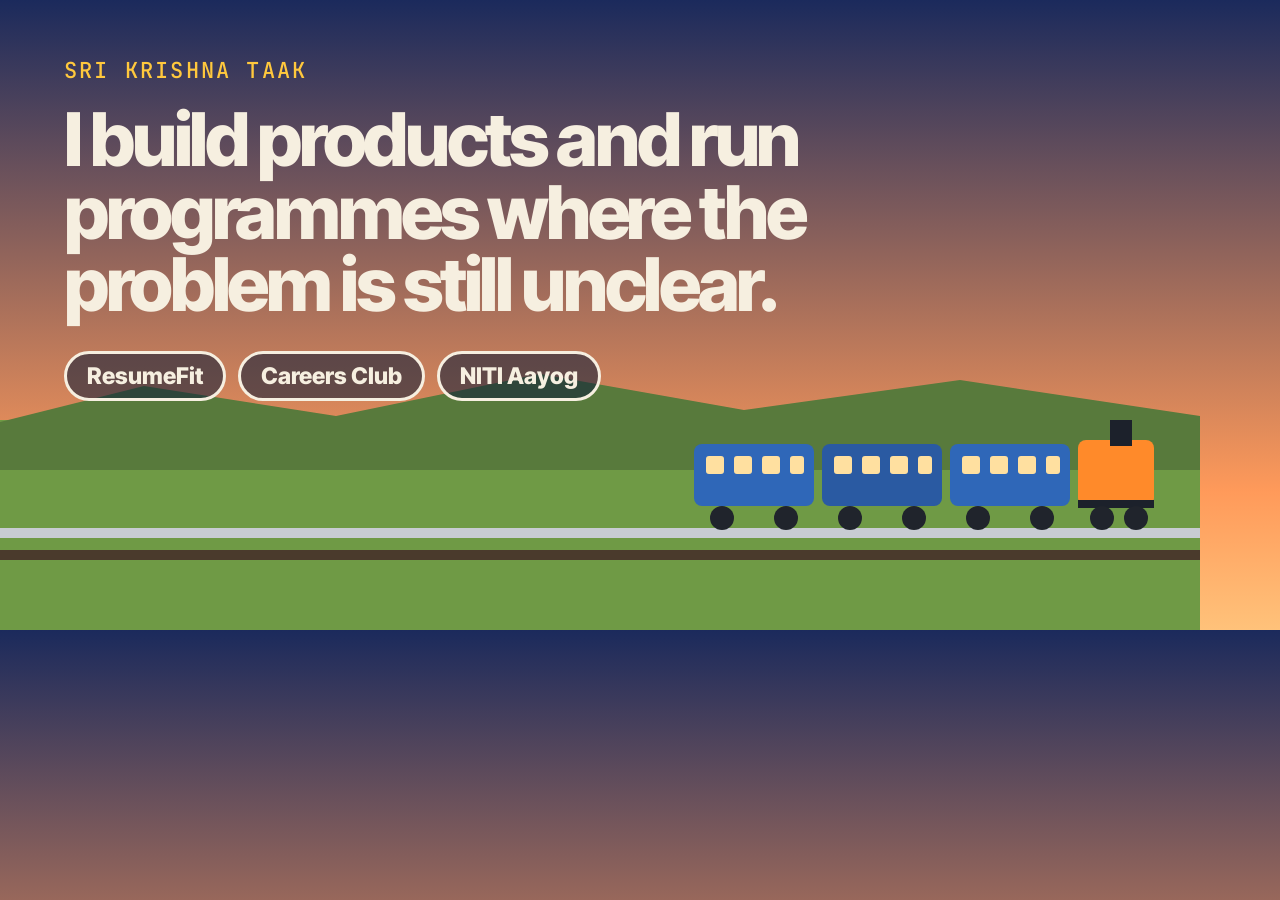
<file: source/world/src/og.html>
<!doctype html><meta charset="utf-8"><style>
@font-face{font-family:IT;font-weight:800;src:url(../../assets/fonts/inter-tight-latin-800-normal.woff2)}
@font-face{font-family:IT;font-weight:500;src:url(../../assets/fonts/inter-tight-latin-500-normal.woff2)}
@font-face{font-family:JM;font-weight:500;src:url(../../assets/fonts/jetbrains-mono-latin-500-normal.woff2)}
*{box-sizing:border-box}body{margin:0;width:1200px;height:630px;background:linear-gradient(180deg,#1b2a5c 0%,#ff9a5a 78%,#ffc27a 100%);font-family:IT,Arial;color:#f6efe0;position:relative;overflow:hidden}
.hills{position:absolute;left:0;right:0;bottom:0;height:210px;background:#6f9a45}
.hills::before{content:'';position:absolute;left:0;right:0;top:-70px;height:120px;background:#587a3c;clip-path:polygon(0 60%,12% 30%,28% 55%,45% 20%,62% 50%,80% 25%,100% 55%,100% 100%,0 100%)}
.rail{position:absolute;left:0;right:0;bottom:92px;height:10px;background:#c8ccd2;box-shadow:0 22px 0 #4a3a2c}
.txt{position:absolute;left:64px;top:56px;width:780px}
.k{font:500 22px JM,monospace;letter-spacing:.1em;text-transform:uppercase;color:#ffc83d;margin:0 0 18px}
h1{margin:0;font-weight:800;font-size:74px;line-height:.98;letter-spacing:-.045em}
.chips{display:flex;gap:12px;margin-top:30px}.chips span{font-weight:800;font-size:23px;border:3px solid #f6efe0;border-radius:999px;padding:8px 20px;background:rgba(11,29,58,.55)}
svg{position:absolute;right:40px;bottom:96px}
</style><div class="hills"></div><div class="rail"></div>
<div class="txt"><p class="k">Sri Krishna Taak</p><h1>I build products and run programmes where the problem is still unclear.</h1>
<div class="chips"><span>ResumeFit</span><span>Careers Club</span><span>NITI Aayog</span></div></div>
<svg width="470" height="120" viewBox="0 0 470 120"><g><rect x="4" y="30" width="120" height="62" rx="8" fill="#2f67b8"/><rect x="132" y="30" width="120" height="62" rx="8" fill="#2a5aa2"/><rect x="260" y="30" width="120" height="62" rx="8" fill="#2f67b8"/><g fill="#ffe0a0"><rect x="16" y="42" width="18" height="18" rx="3"/><rect x="44" y="42" width="18" height="18" rx="3"/><rect x="72" y="42" width="18" height="18" rx="3"/><rect x="100" y="42" width="14" height="18" rx="3"/><rect x="144" y="42" width="18" height="18" rx="3"/><rect x="172" y="42" width="18" height="18" rx="3"/><rect x="200" y="42" width="18" height="18" rx="3"/><rect x="228" y="42" width="14" height="18" rx="3"/><rect x="272" y="42" width="18" height="18" rx="3"/><rect x="300" y="42" width="18" height="18" rx="3"/><rect x="328" y="42" width="18" height="18" rx="3"/><rect x="356" y="42" width="14" height="18" rx="3"/></g><rect x="388" y="26" width="76" height="66" rx="8" fill="#ff8a2a"/><rect x="420" y="6" width="22" height="26" fill="#1c212b"/><rect x="388" y="86" width="76" height="8" fill="#1c212b"/></g><g fill="#20242c"><circle cx="32" cy="104" r="12"/><circle cx="96" cy="104" r="12"/><circle cx="160" cy="104" r="12"/><circle cx="224" cy="104" r="12"/><circle cx="288" cy="104" r="12"/><circle cx="352" cy="104" r="12"/><circle cx="412" cy="104" r="12"/><circle cx="446" cy="104" r="12"/></g></svg>
</file>
<file: assets/css/world.css>
@font-face{font-family:'Inter Tight';font-weight:400;font-display:swap;src:url(../fonts/inter-tight-latin-400-normal.woff2) format('woff2')}
@font-face{font-family:'Inter Tight';font-weight:500;font-display:swap;src:url(../fonts/inter-tight-latin-500-normal.woff2) format('woff2')}
@font-face{font-family:'Inter Tight';font-weight:800;font-display:swap;src:url(../fonts/inter-tight-latin-800-normal.woff2) format('woff2')}
@font-face{font-family:'Fraunces';font-weight:500;font-display:swap;src:url(../fonts/fraunces-latin-500-normal.woff2) format('woff2')}
@font-face{font-family:'JetBrains Mono';font-weight:500;font-display:swap;src:url(../fonts/jetbrains-mono-latin-500-normal.woff2) format('woff2')}
:root{--navy:#0b1d3a;--cream:#f6efe0;--saffron:#ff9a3c;--red:#b3261e;--teal:#19b3a6;--gold:#ffc83d;--ink:#10151f}
*{box-sizing:border-box}
html{scroll-behavior:auto;-webkit-text-size-adjust:100%}
body{margin:0;background:var(--navy);color:var(--cream);font:400 18px/1.5 'Inter Tight','Helvetica Neue',Arial,sans-serif;overflow-x:clip}
html.js:not(.plain-on) body{overflow:hidden;height:100svh;overscroll-behavior:none}
.mono{font-family:'JetBrains Mono',ui-monospace,Menlo,monospace;font-weight:500;font-size:.75rem;letter-spacing:.08em;text-transform:uppercase}
a{color:inherit}
:focus-visible{outline:3px solid var(--gold);outline-offset:3px;border-radius:6px}
.card :focus-visible,.sheet :focus-visible,.index :focus-visible{outline-color:var(--red)}
.sr{position:absolute;width:1px;height:1px;margin:-1px;padding:0;overflow:hidden;clip:rect(0 0 0 0);white-space:nowrap;border:0}
.skip{position:absolute;left:-999px;top:8px;background:var(--gold);color:var(--ink);padding:10px 14px;border-radius:8px;z-index:100}
.skip:focus{left:8px}
#gl{position:fixed;inset:0;width:100%;height:100%;display:block;z-index:0}
.vig{position:fixed;inset:0;pointer-events:none;z-index:2;background:radial-gradient(ellipse at center,transparent 52%,rgba(4,10,30,.5) 100%)}
.cut{position:fixed;inset:0;z-index:4;background:var(--navy);opacity:0;pointer-events:none;transition:opacity .2s}
.cut.on{opacity:1}
.btn,.btns button,.btns a{font:inherit;font-weight:800;font-size:.9rem;text-decoration:none;color:var(--cream);background:rgba(11,29,58,.62);border:2px solid var(--cream);border-radius:999px;padding:9px 16px;min-height:44px;cursor:pointer;backdrop-filter:blur(6px);display:inline-flex;align-items:center;transition:transform .2s cubic-bezier(.3,1.6,.5,1),background .2s}
.btn:hover,.btns button:hover,.btns a:hover{transform:translateY(-2px)}
.btn.big,.btns .solid{background:var(--gold);color:var(--ink);border-color:var(--gold)}
.btns button[aria-pressed="true"]{background:var(--cream);color:var(--ink)}

/* HUD (only when JS and WebGL are up) */
.hud{position:fixed;inset:0;z-index:5;pointer-events:none}
.hud[hidden]{display:none}
.hud>*{pointer-events:auto}
.bar{position:absolute;left:0;right:0;top:0;display:flex;justify-content:space-between;align-items:center;gap:12px;padding:12px max(16px,env(safe-area-inset-left));flex-wrap:wrap;pointer-events:none;z-index:8}
.bar>*{pointer-events:auto}
.logo{font-weight:800;font-size:1.8rem;letter-spacing:-.05em;text-decoration:none;color:var(--cream)}
.logo span{color:var(--gold)}
.btns{display:flex;gap:8px;flex-wrap:wrap}

/* station index */
.index{position:absolute;top:66px;right:max(12px,env(safe-area-inset-right));width:min(330px,calc(100% - 24px));max-height:calc(100svh - 160px);overflow:auto;background:var(--cream);color:var(--ink);border:3px solid var(--ink);border-radius:20px;padding:8px;box-shadow:6px 6px 0 var(--saffron);z-index:9}
.index[hidden]{display:none}
.index ol{list-style:none;margin:0;padding:0}
.index button{width:100%;display:flex;gap:12px;align-items:center;text-align:left;font:inherit;color:inherit;background:transparent;border:0;border-radius:12px;padding:9px 12px;min-height:44px;cursor:pointer}
.index button:hover{background:rgba(16,21,31,.08)}
.index button.on{background:var(--gold)}
.index b{font:800 .8rem 'JetBrains Mono',monospace;opacity:.7}
.index span{font-weight:800;line-height:1.1}
.index small{display:block;font-weight:400;opacity:.7;font-size:.78rem}

/* station card */
.card{position:absolute;bottom:94px;left:max(16px,4vw);width:min(540px,calc(100% - 32px));background:var(--cream);color:var(--ink);border:4px solid var(--ink);border-radius:26px;padding:18px 22px 20px;box-shadow:10px 10px 0 var(--saffron);opacity:0;visibility:hidden;transform:translateY(14px);transition:opacity .18s,transform .22s,visibility 0s .18s;max-height:calc(100svh - 168px);overflow:auto}
.card.right{left:auto;right:max(16px,4vw);box-shadow:-10px 10px 0 var(--teal)}
.card.show{opacity:1;visibility:visible;transform:none;transition:opacity .18s,transform .22s}
.card:empty{display:none}
.chead{display:flex;justify-content:space-between;align-items:flex-start;gap:12px;margin:0 0 4px}
.card .kicker{margin:2px 0 0;color:var(--red)}
.stamp{flex:none;width:56px;height:56px;border-radius:50%;color:var(--red);display:grid;place-content:center;text-align:center;transform:rotate(-9deg);box-shadow:inset 0 0 0 2px var(--red),inset 0 0 0 5px var(--cream),inset 0 0 0 6.5px var(--red);margin-top:-2px}
.stamp b{font:800 .95rem/1 'JetBrains Mono',monospace;letter-spacing:.02em}
.stamp i{font:500 .46rem/1 'JetBrains Mono',monospace;letter-spacing:.06em;font-style:normal;margin-top:3px}
.card h2{margin:0 0 8px;font-size:clamp(1.55rem,3.2vw,2.3rem);line-height:1.02;letter-spacing:-.035em;font-weight:800}
.card h2:focus{outline:none}
.cbody p{margin:0 0 7px;font-size:.98rem;line-height:1.4}
.cmedia{display:flex;gap:14px;align-items:flex-start;margin-top:10px}
.thumb{margin:0;flex:none;width:132px}
.thumb img{display:block;width:132px;height:92px;object-fit:cover;border:2px solid var(--ink);border-radius:10px}
.thumb figcaption{margin-top:4px;font-size:.68rem;line-height:1.25;opacity:.8}
.proof{list-style:none;margin:0;padding:0;display:flex;flex-wrap:wrap;gap:6px}
.chip{display:inline-flex;align-items:center;min-height:36px;padding:5px 12px;border:2px solid currentColor;border-radius:999px;font-weight:800;font-size:.82rem;text-decoration:none;color:inherit;background:transparent}
.chip:hover{background:var(--gold);color:var(--ink);border-color:var(--ink)}
.chip.off{border-style:dashed;font-weight:500;opacity:.8}
.cact{margin:12px 0 0}
.card .btn{color:var(--ink);border-color:var(--ink);background:transparent;min-height:42px}
.card .btn.big{background:var(--gold)}

/* hero (the start stop) */
.hero{position:absolute;inset:0;display:grid;grid-template-columns:minmax(0,1.2fr) minmax(0,.55fr);align-items:start;gap:clamp(16px,4vw,60px);padding:84px max(20px,5vw) 96px;opacity:0;visibility:hidden;transition:opacity .2s,visibility 0s .2s;pointer-events:none}
.hero::before{content:'';position:absolute;inset:0;z-index:-1;background:linear-gradient(90deg,rgba(6,14,30,.72),rgba(6,14,30,.3) 50%,transparent 75%)}
.hero.show{opacity:1;visibility:visible;transition:opacity .2s}
.hero.show>*{pointer-events:auto}
.h-k{color:var(--gold);margin:0 0 12px}
.h-h1{margin:0 0 12px;font-weight:800;font-size:clamp(1.9rem,3.5vw,3.3rem);line-height:1;letter-spacing:-.045em;max-width:17em;text-shadow:0 3px 24px rgba(0,0,0,.5)}
.h-sub{font-family:Fraunces,Georgia,serif;font-size:clamp(1rem,1.5vw,1.25rem);max-width:34em;margin:0 0 16px;line-height:1.35;text-shadow:0 2px 14px rgba(0,0,0,.6)}
.chips{list-style:none;margin:0;padding:0;display:grid;grid-template-columns:repeat(3,minmax(0,1fr));gap:10px;max-width:760px}
.chipcard{width:100%;height:100%;text-align:left;font:inherit;color:var(--cream);background:rgba(11,29,58,.7);border:2px solid rgba(246,239,224,.7);border-radius:16px;padding:10px 12px;cursor:pointer;display:block;text-decoration:none;backdrop-filter:blur(6px);min-height:44px}
.chipcard:hover{border-color:var(--gold);transform:translateY(-2px)}
.chipcard b{display:block;color:var(--gold);font-weight:800;font-size:1rem;letter-spacing:-.02em}
.chipcard span{display:block;font-size:.84rem;line-height:1.3;margin-top:2px}
.h-act{display:flex;gap:8px;flex-wrap:wrap;margin:0;position:absolute;left:max(20px,5vw);bottom:114px;z-index:1}
.h-photo{margin:0;justify-self:end;align-self:start;margin-top:0;width:min(100%,210px);transform:rotate(2deg)}
.h-photo img{width:100%;aspect-ratio:3/2;object-fit:cover;border:6px solid var(--cream);border-radius:20px;box-shadow:8px 10px 0 var(--saffron)}
.h-photo figcaption{margin-top:10px;text-align:right;opacity:.95;text-shadow:0 1px 8px rgba(0,0,0,.8)}

.chipcard em{display:block;font-style:normal;font-weight:800;font-size:clamp(1.35rem,2.4vw,2.1rem);letter-spacing:-.04em;line-height:1.05;margin-bottom:2px;white-space:nowrap}
.h-act .h-mail{text-decoration:none;display:inline-flex;align-items:center;background:rgba(11,29,58,.75);color:var(--cream);border-color:var(--cream)}

/* pager and hint */
.pager{position:absolute;left:50%;bottom:max(14px,env(safe-area-inset-bottom));transform:translateX(-50%);display:flex;align-items:center;gap:10px;background:rgba(11,29,58,.78);border:2px solid rgba(246,239,224,.6);padding:6px 8px;border-radius:999px;backdrop-filter:blur(6px);max-width:calc(100% - 20px)}
.pager>button{white-space:nowrap;font:inherit;font-weight:800;font-size:.9rem;color:var(--cream);background:transparent;border:2px solid var(--cream);border-radius:999px;min-height:44px;min-width:44px;padding:6px 14px;cursor:pointer}
.pager>button:hover:not(:disabled){background:var(--gold);color:var(--ink);border-color:var(--gold)}
.pager>button:disabled{opacity:.35;cursor:default}
.pcount{margin:0 4px;min-width:13em;text-align:center;font-size:.72rem;white-space:nowrap}
.dots{display:flex;gap:2px}
.dots button{width:24px;height:44px;border:0;background:transparent;padding:0;cursor:pointer;position:relative}
.dots button::before{content:'';position:absolute;left:50%;top:50%;width:10px;height:10px;margin:-5px 0 0 -5px;border-radius:50%;border:2px solid var(--cream)}
.dots button.on::before{background:var(--gold);border-color:var(--gold);transform:scale(1.3)}
.hintline{position:absolute;left:50%;bottom:78px;transform:translateX(-50%);opacity:0;pointer-events:none;color:var(--cream);text-shadow:0 2px 10px rgba(0,0,0,.7);transition:opacity .3s;white-space:nowrap}
.hud.intro .hintline{opacity:.85}

/* case study sheet */
.sheet{position:absolute;inset:0;z-index:20;overflow:auto;overscroll-behavior:contain;background:rgba(6,14,30,.78);padding:0 12px}
.sheet[hidden]{display:none}
.sheet-in{position:relative;max-width:900px;min-height:100%;margin:0 auto;background:var(--cream);color:var(--ink);padding:18px clamp(18px,4vw,44px) 56px;border-left:4px solid var(--ink);border-right:4px solid var(--ink)}
.sheet-x{position:sticky;top:10px;float:right;color:var(--ink);border-color:var(--ink);background:var(--gold);z-index:2}
.case{clear:both}
.case header{margin-bottom:14px}
.case .mono{color:var(--red);margin:6px 0}
.case h2{margin:0 0 12px;font-size:clamp(1.9rem,4.2vw,3rem);line-height:1;letter-spacing:-.04em;font-weight:800}
.case h2:focus{outline:none}
.case h3{margin:24px 0 8px;font-size:1.25rem;letter-spacing:-.02em}
.case p{margin:0 0 10px}
.case .lead,.plain .lead{font-family:Fraunces,Georgia,serif;font-size:clamp(1.1rem,2vw,1.4rem);line-height:1.35;margin:0 0 16px}
.meta{display:grid;grid-template-columns:repeat(auto-fit,minmax(170px,1fr));gap:8px 18px;margin:0;padding:10px 0;border-top:2px solid currentColor;border-bottom:2px solid currentColor}
.meta dt{font:500 .68rem 'JetBrains Mono',monospace;letter-spacing:.08em;text-transform:uppercase;opacity:.75}
.meta dd{margin:0;font-weight:800}
.rule{margin:0 0 6px;padding-left:1.2em}.rule li{margin-bottom:6px}
.note{font-size:.84rem;opacity:.8;margin:2px 0 12px!important}
.case figure,.plain figure{margin:14px 0}
.case figure img,.plain figure img{display:block;max-width:100%;width:auto;max-height:340px;border:2px solid currentColor;border-radius:12px;background:#fff}
.case figcaption,.plain figcaption{font-size:.82rem;opacity:.85;margin-top:6px;max-width:44em}
.svgfig svg{width:100%;max-width:620px;height:auto;color:var(--ink);--dg-fill:#fff;--dg-accent:var(--gold);border:2px solid currentColor;border-radius:12px;background:#fffdf7;padding:6px}
.plain .svgfig svg{color:var(--ink);background:#fffdf7}
.timeline{list-style:none;margin:0 0 12px;padding:0;border-left:3px solid currentColor}
.timeline li{padding:2px 0 10px 14px;position:relative}
.timeline li::before{content:'';position:absolute;left:-9px;top:8px;width:12px;height:12px;border-radius:50%;background:var(--gold);border:2px solid currentColor}
.timeline b{display:block;font:500 .75rem 'JetBrains Mono',monospace;letter-spacing:.06em;text-transform:uppercase}
.nums{list-style:none;margin:6px 0;padding:0;display:grid;grid-template-columns:repeat(auto-fit,minmax(150px,1fr));gap:10px}
.nums li{border:2px solid currentColor;border-radius:14px;padding:10px 12px}
.nums b{display:block;font-size:1.5rem;letter-spacing:-.03em;line-height:1.05}
.nums span{font-size:.84rem;opacity:.85}
.case .proof{margin-top:22px}

/* text version: visible without JS, hidden while the 3D world runs */
.plain{position:relative;z-index:2;max-width:820px;margin:0 auto;padding:48px 20px 80px;background:var(--navy)}
.plain[hidden]{display:none}
.plain h1{font-size:clamp(2.6rem,9vw,5rem);line-height:.95;letter-spacing:-.05em;margin:.2em 0}
.plain article{border-top:2px solid rgba(246,239,224,.35);padding:20px 0}
.plain article h2{margin:0 0 10px;font-size:clamp(1.5rem,3vw,2rem);letter-spacing:-.03em;line-height:1.08}
.plain .mono{color:var(--gold)}
.plain p{margin:0 0 10px}
.plain .btn{margin:4px 6px 4px 0}
.plain .chips{grid-template-columns:repeat(auto-fit,minmax(200px,1fr));margin:16px 0}
.plain .chipcard{color:var(--cream)}
.pcase{margin:14px 0;border:2px solid rgba(246,239,224,.5);border-radius:14px}
.pcase>summary{cursor:pointer;font-weight:800;padding:12px 16px;min-height:44px}
.pcase>.case{background:var(--cream);color:var(--ink);padding:6px 18px 22px;border-radius:0 0 12px 12px}
.pcase .case .mono{color:var(--red)}
.plain footer{border-top:2px solid rgba(246,239,224,.35);padding-top:16px;opacity:.85}
html.js.plain-on #gl,html.js.plain-on .hud,html.js.plain-on .vig,html.js.plain-on .cut{display:none}
html.no-js #gl,html.no-js .vig,html.no-js .cut,html.no-js .hud{display:none}

@media (max-width:860px){
  .h-act{position:static}.chips{margin-bottom:12px}
  .hero{grid-template-columns:1fr;align-content:start;padding:72px 16px 84px;gap:8px}
  .hero::before{background:linear-gradient(180deg,rgba(6,14,30,.86),rgba(6,14,30,.62) 58%,rgba(6,14,30,0) 80%)}
  .h-photo{display:none}
  .h-h1{font-size:clamp(1.65rem,7.4vw,2.4rem);margin-bottom:8px}
  .h-sub{font-size:.95rem;margin-bottom:10px}
  .chips{grid-template-columns:1fr;gap:6px;margin-bottom:12px}
  .chipcard{padding:7px 12px}.chipcard span{font-size:.78rem}
  .h-act .btn{padding:6px 12px;font-size:.82rem;min-height:44px}
  .h-k{margin-bottom:6px}
}
@media (max-width:760px){
  .bar{flex-wrap:nowrap;padding:8px 10px;gap:6px}.btns{gap:5px;flex-wrap:nowrap}.btns button,.btns a{padding:4px 9px;font-size:.76rem;min-height:44px;white-space:nowrap}
  .logo{font-size:1.35rem}.m-hide{display:none}
  .hintline{display:none}
  .hero{align-content:start;padding-top:66px}
  .h-k{font-size:.62rem}.h-h1{font-size:clamp(1.45rem,6.6vw,2rem)}.h-sub{font-size:.88rem;line-height:1.3}
  .chipcard b{display:inline;font-size:.9rem;margin-right:6px}.chipcard span{display:inline;font-size:.76rem}.chipcard{padding:6px 10px}
  .h-act .btn{padding:4px 11px;font-size:.78rem}
  .card{left:10px;right:10px;width:auto;bottom:calc(84px + env(safe-area-inset-bottom));padding:14px 16px 16px;max-height:calc(100svh - 160px);box-shadow:5px 5px 0 var(--saffron)}
  .card.right{left:10px;right:10px;box-shadow:5px 5px 0 var(--teal)}
  .card h2{font-size:1.35rem}
  .cbody p{font-size:.9rem;line-height:1.36;margin-bottom:5px}
  .stamp{width:46px;height:46px}.stamp b{font-size:.8rem}.stamp i{font-size:.4rem}
  .thumb{width:96px}.thumb img{width:96px;height:68px}.thumb figcaption{font-size:.62rem}
  .pcount{min-width:0;font-size:.62rem;max-width:7.5em;overflow:hidden;text-overflow:ellipsis}
  .pager>button span{display:none}.pager>button{padding:6px 10px}
  .dots{display:none}
  .hintline{bottom:70px;font-size:.62rem}
  .sheet{padding:0}.sheet-in{border-left:0;border-right:0}
}
@media (max-height:700px) and (max-width:760px){
  .card{padding:10px 12px 12px;bottom:calc(80px + env(safe-area-inset-bottom));max-height:calc(100svh - 150px)}.card h2{font-size:1.15rem;margin-bottom:5px}.cbody p{font-size:.82rem;line-height:1.3;margin-bottom:4px}
  .thumb{width:72px}.thumb img{width:72px;height:52px}.thumb figcaption{display:none}.cmedia{margin-top:6px}.cact{margin-top:8px}.stamp{width:38px;height:38px}.stamp i{display:none}
}
@media (max-height:700px) and (min-width:761px){
  .card{padding:14px 20px 16px}.cbody p{font-size:.92rem;margin-bottom:5px}.thumb{display:none}
}
@media (prefers-reduced-motion:reduce){.card,.hero,.hintline,.cut{transition:none}.btn,.btns button,.btns a{transition:none}}

/* Founder's Office card system: Result, Action, Context in that order */
.rac{margin:0}
.rac>div{display:grid;grid-template-columns:4.6rem 1fr;gap:8px;padding:5px 0;border-top:1px solid rgba(16,21,31,.18)}
.rac>div:first-child{border-top:0}
.rac dt{font:500 .66rem 'JetBrains Mono',monospace;letter-spacing:.08em;text-transform:uppercase;color:var(--red);padding-top:.3em}
.rac dd{margin:0;font-size:.95rem;line-height:1.38}
.rac>div:first-child dd{font-weight:800;font-size:1rem}
.iwhen{margin:0 0 6px;color:var(--red)}
.logos{display:flex;gap:6px;flex-wrap:wrap;margin:0 0 8px}
.lg{background:#fff;border:2px solid var(--ink);border-radius:10px;height:40px;min-width:40px;padding:4px 8px;display:inline-flex;align-items:center}
.lg img{height:100%;width:auto;max-width:96px;object-fit:contain}
.lg.tx{font-weight:800;color:#e62b1e;letter-spacing:-.04em;font-size:1.05rem}
.lg.tx i{color:var(--ink)}
.items{display:grid;gap:6px}
.item .ih{width:100%;display:flex;justify-content:space-between;align-items:center;gap:10px;text-align:left;font:inherit;color:inherit;background:rgba(16,21,31,.06);border:2px solid var(--ink);border-radius:12px;padding:8px 12px;min-height:44px;cursor:pointer}
.item .ih:hover{background:var(--gold)}
.item.open .ih{background:var(--gold)}
.ih .in{font-weight:800}
.ih .iw{font-size:.62rem;opacity:.75;text-align:right}
.item .ib{display:none;padding:8px 2px 2px}
.item.open .ib{display:block}
.cmeta{display:flex;gap:12px;align-items:flex-start;flex-wrap:wrap;margin-top:6px}
.src{margin:0;font-size:.74rem;opacity:.75;line-height:1.3;flex:1 1 140px}
.cmeta .proof{flex:1 1 100%}
.cact{margin:0}
.card .item>.rac,.card .item>.iwhen{display:block}
.chip.big{background:var(--gold);color:var(--ink);border-color:var(--ink)}
.item.open>.rac{margin-top:2px}
.pitem{margin:14px 0}
.pitem h3{margin:0 0 6px;font-size:1.2rem}
.pitem .mono{color:var(--gold);margin-left:6px}
.pitem .rac{background:var(--cream);color:var(--ink);border-radius:12px;padding:6px 14px}
.pitem .src{margin-top:6px}
.plain .logos{margin-bottom:6px}
.plain .lg{border-color:var(--cream)}
@media (max-width:760px){
  .rac>div{grid-template-columns:3.6rem 1fr;gap:6px;padding:4px 0}.rac dd{font-size:.84rem;line-height:1.3}.rac>div:first-child dd{font-size:.9rem}
  .lg{height:32px;padding:3px 6px}
  .thumb{display:none}.src{font-size:.68rem}
  .item .ih{padding:6px 10px}.ih .iw{display:none}
}

.item.open:not(.items .item),.item.open .ib{display:grid;grid-template-columns:minmax(0,1fr) 132px;column-gap:14px;align-items:start}
.item.open:not(.items .item)>*,.item.open .ib>*{grid-column:1/-1}
.item.open .rac:has(+ .thumb){grid-column:1}
.item.open .rac+.thumb{grid-column:2;margin:2px 0 0}
.item:not(.open) .ib{display:none}
@media (max-width:760px){.item.open:not(.items .item),.item.open .ib{display:block}}

.ih .in{display:inline-flex;align-items:center;gap:8px;flex-wrap:wrap}
.ih .lg{height:26px;min-width:26px;padding:2px 6px;border-width:1.5px;border-radius:7px}
.ih .lg img{max-width:64px}
.ih .lg.tx{font-size:.8rem}
.card h2{font-size:clamp(1.3rem,2.4vw,1.75rem)}
.item .ih{padding:5px 10px;min-height:44px}
.items{gap:5px}
.lede{font-weight:800;font-size:1.05rem}.card .item>p{margin:0 0 8px;line-height:1.4}

@media (max-height:700px) and (min-width:761px){
  .item.open:not(.items .item),.item.open .ib{display:block}
  .card{padding:10px 18px 12px;bottom:88px;max-height:calc(100svh - 150px)}
  .card h2{font-size:1.2rem;margin-bottom:4px}
  .rac>div{padding:3px 0}.rac dd{font-size:.86rem;line-height:1.28}.rac>div:first-child dd{font-size:.92rem}
  .item .ih{min-height:40px;padding:3px 10px}.items{gap:4px}.item .ib{padding-top:4px}
  .logos{margin-bottom:4px}.src{font-size:.7rem}.cmeta{margin-top:4px}.cact .btn{min-height:40px}.chead{margin-bottom:2px}
}

@media (max-height:700px) and (max-width:760px){.cmeta .src{display:none}.cmeta{margin-top:4px}.cmeta .proof .chip{min-height:36px;padding:3px 10px}}

@media (max-height:660px) and (max-width:760px){.card h2{font-size:1.02rem}.rac dd{font-size:.8rem;line-height:1.26}.rac>div:first-child dd{font-size:.86rem}.rac>div{padding:3px 0}.card{padding:8px 12px 10px}}

/* recommendation quotes */
.quote{margin:10px 0 6px;padding:8px 12px;border-left:4px solid var(--red);background:rgba(16,21,31,.06);border-radius:0 10px 10px 0}
.quote blockquote{margin:0;font-size:.92rem;line-height:1.4;font-style:italic}
.quote figcaption{margin-top:5px;font-size:.76rem;line-height:1.35}
.quote a{color:inherit;text-decoration:underline}
@media (max-width:760px){.quote{padding:6px 10px}.quote blockquote{font-size:.82rem}.quote figcaption{font-size:.7rem}}

@media (max-width:860px){.chipcard em{display:inline;font-size:1.05rem;margin-right:8px}}
@media (max-width:760px){.chipcard span{display:block}}

/* the board of all work, up in the sky at the last stop */
.card.wide,.card.wide.right{left:50%;right:auto;width:min(1180px,calc(100% - 32px));top:76px;bottom:88px;max-height:none;transform:translate(-50%,14px);box-shadow:0 10px 0 var(--teal)}
.card.wide.show{transform:translate(-50%,0)}
.card.wide .lede{margin:0 0 8px}
.wtitle{margin:14px 0 2px;padding-top:10px;border-top:2px solid var(--ink);font-size:1.15rem;letter-spacing:-.02em}
.wnote{margin:0 0 10px;font-weight:800;color:var(--red)}
.board{display:grid;grid-template-columns:repeat(4,minmax(0,1fr));gap:12px;align-items:start}
.wg h3{margin:0 0 6px;color:var(--red);font-size:.66rem}
.wg ul{list-style:none;margin:0;padding:0;display:grid;gap:6px}
.wt{width:100%;display:grid;grid-template-columns:44px minmax(0,1fr);gap:8px;align-items:start;text-align:left;font:inherit;color:inherit;background:#fff;border:2px solid var(--ink);border-radius:12px;padding:7px 8px;min-height:44px;cursor:pointer}
.wt:hover{background:var(--gold)}
.wt .lg{width:44px;height:36px;min-width:0;padding:2px;border-width:0;justify-content:center}
.wt .lg img{max-width:100%}
.wt .lg.tx{font-size:.8rem;border-radius:8px}
.wt span[aria-hidden]{background:var(--navy);color:var(--gold);font-size:1.1rem}
.wt b{display:block;font-size:.84rem;line-height:1.15}
.wt .wd{display:block;font-size:.76rem;line-height:1.25;margin-top:1px}
.wt small{display:block;font-size:.56rem;opacity:.65;margin-top:2px}
.walso{display:flex;align-items:center;gap:8px;flex-wrap:wrap;margin-top:10px}
@media (max-width:1000px){.board{grid-template-columns:repeat(2,minmax(0,1fr))}}
@media (max-width:760px){.card.wide,.card.wide.right{left:10px;right:auto;width:calc(100% - 20px);top:66px;bottom:calc(80px + env(safe-area-inset-bottom));max-height:none;transform:translateY(14px)}.card.wide.show{transform:none}}
@media (max-width:520px){.board{grid-template-columns:1fr}}
/* keep the board on one screen on a laptop */
.card.wide{top:70px;bottom:80px;padding:12px 18px}
.card.wide .stamp,.card.wide .wt small{display:none}
.card.wide h2{font-size:1.35rem;margin:2px 0 4px}
.card.wide .lede{font-size:.92rem;margin:0 0 6px}
.card.wide .chip{min-height:32px;padding:2px 12px}
.card.wide .wtitle{display:inline-block;width:auto;margin:8px 14px 6px 0;padding:0;border:0;font-size:1rem}
.card.wide .wnote{display:inline-block;margin:0;font-size:.95rem}
.card.wide .board{border-top:2px solid var(--ink);padding-top:8px;gap:10px}
.card.wide .wg ul{gap:4px}
.card.wide .wt{padding:4px 7px;border-width:1.5px;border-radius:10px;grid-template-columns:36px minmax(0,1fr);gap:7px}
.card.wide .wt .lg{width:36px;height:30px}
.card.wide .wt b{font-size:.8rem}.card.wide .wt .wd{font-size:.72rem;line-height:1.2}
.card.wide .walso{margin-top:6px}.card.wide .walso .lg{height:28px}
@media (max-width:760px){.card.wide{top:62px;bottom:calc(78px + env(safe-area-inset-bottom));padding:10px 12px}}

/* first screen: headline, three photos, one line of highlights */
.hero{display:block}
.hero::before{background:linear-gradient(90deg,rgba(6,14,30,.72),rgba(6,14,30,.35) 65%,transparent 90%)}
.h-pics{list-style:none;margin:0 0 12px;padding:0;display:grid;grid-template-columns:repeat(3,minmax(0,1fr));gap:14px;max-width:min(900px,100%)}
.hpic{display:block;width:100%;padding:0;font:inherit;color:var(--cream);background:none;border:0;cursor:pointer;text-align:left}
.hpic img{display:block;width:100%;height:clamp(110px,29vh,270px);object-fit:cover;border:5px solid var(--cream);border-radius:18px;box-shadow:6px 8px 0 var(--saffron);transition:transform .2s}
.hpic:hover img{transform:translateY(-3px)}
.hpic span{display:block;margin-top:12px;font-weight:800;font-size:.9rem;line-height:1.2;text-shadow:0 1px 8px rgba(0,0,0,.9)}
.h-nums{list-style:none;margin:0;padding:0;display:flex;flex-wrap:wrap;gap:8px}
.hnum{font:inherit;font-size:.85rem;color:var(--cream);background:rgba(11,29,58,.75);border:1.5px solid rgba(246,239,224,.6);border-radius:999px;min-height:44px;padding:4px 14px;cursor:pointer}
.hnum:hover{border-color:var(--gold)}
.hnum b{color:var(--gold);font-size:1rem}
@media (max-width:860px){
  .h-pics{gap:8px;margin-bottom:10px}
  .hpic img{height:clamp(96px,19vh,190px);border-width:3px;border-radius:12px;box-shadow:3px 4px 0 var(--saffron)}
  .hpic span{font-size:.68rem;margin-top:8px}
  .h-nums{gap:5px;margin-bottom:10px}.hnum{font-size:.72rem;padding:3px 10px;min-height:40px}.hnum b{font-size:.82rem}
}
/* buttons follow the highlights; photos shrink on short laptop screens */
.h-act{position:static;margin-top:12px}
@media (min-width:861px){.hpic img{height:clamp(96px,calc(100svh - 520px),270px)}}

.case.letter figure img{max-height:none;width:100%;height:auto}
.thumb img[src$="jagriti-train.jpg"]{object-position:50% 14%}

/* logos link to each organisation's website */
a.lg{text-decoration:none;color:#e62b1e;cursor:pointer;justify-content:center}
a.lg:hover{box-shadow:0 0 0 3px var(--gold)}
.item.haslg{display:grid;grid-template-columns:auto minmax(0,1fr);column-gap:5px;align-items:center}
.item.haslg>.ib{grid-column:1/-1}
.hlg{display:flex;gap:3px}
.hlg .lg{height:44px;min-width:36px;padding:3px 5px;border-width:1.5px;border-radius:9px}
.hlg .lg img{height:26px;max-width:58px}
.hlg .lg.tx{font-size:.8rem}
.wl{display:grid;grid-template-columns:36px minmax(0,1fr);gap:7px;align-items:center;background:#fff;border:1.5px solid var(--ink);border-radius:10px;padding:2px 6px}
.card.wide .wl .wt,.wl .wt{display:block;border:0;background:transparent;padding:3px 2px;border-radius:6px;min-height:40px}
.wl .wt:hover{background:var(--gold)}
.wl>.lg{width:36px;height:34px;min-width:0;padding:2px;border-width:0}
.wl>.lg img{max-width:100%;height:100%;object-fit:contain}
.wl>.lg.tx{font-size:.7rem}
.wl>span.lg.tx{background:var(--navy);color:var(--gold);font-size:1rem;justify-content:center;border-radius:8px}

/* progress through a card's experiences */
.stepno{margin:0 0 6px;color:var(--red);font-size:.66rem}
.item.seen:not(.open) .ih::after{content:'\2713';margin-left:6px;font-weight:800;color:var(--red)}
</file>
